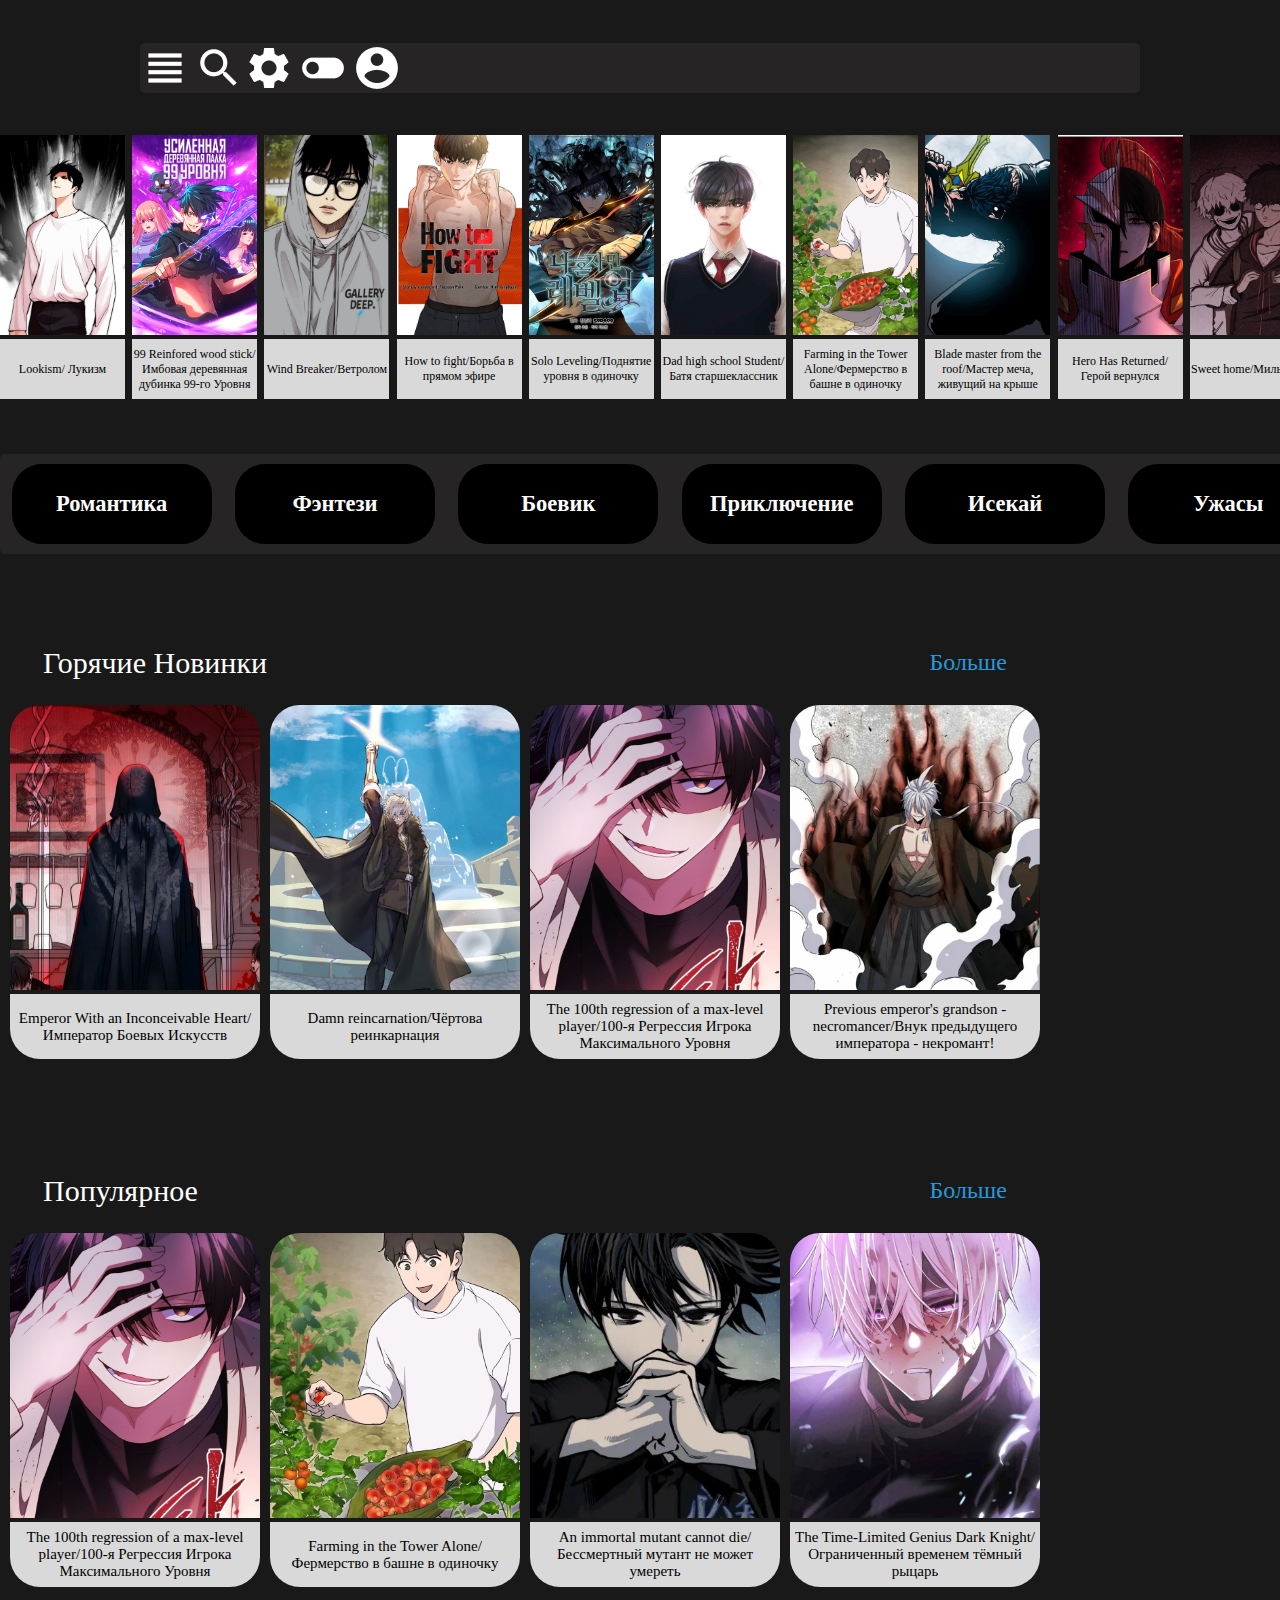
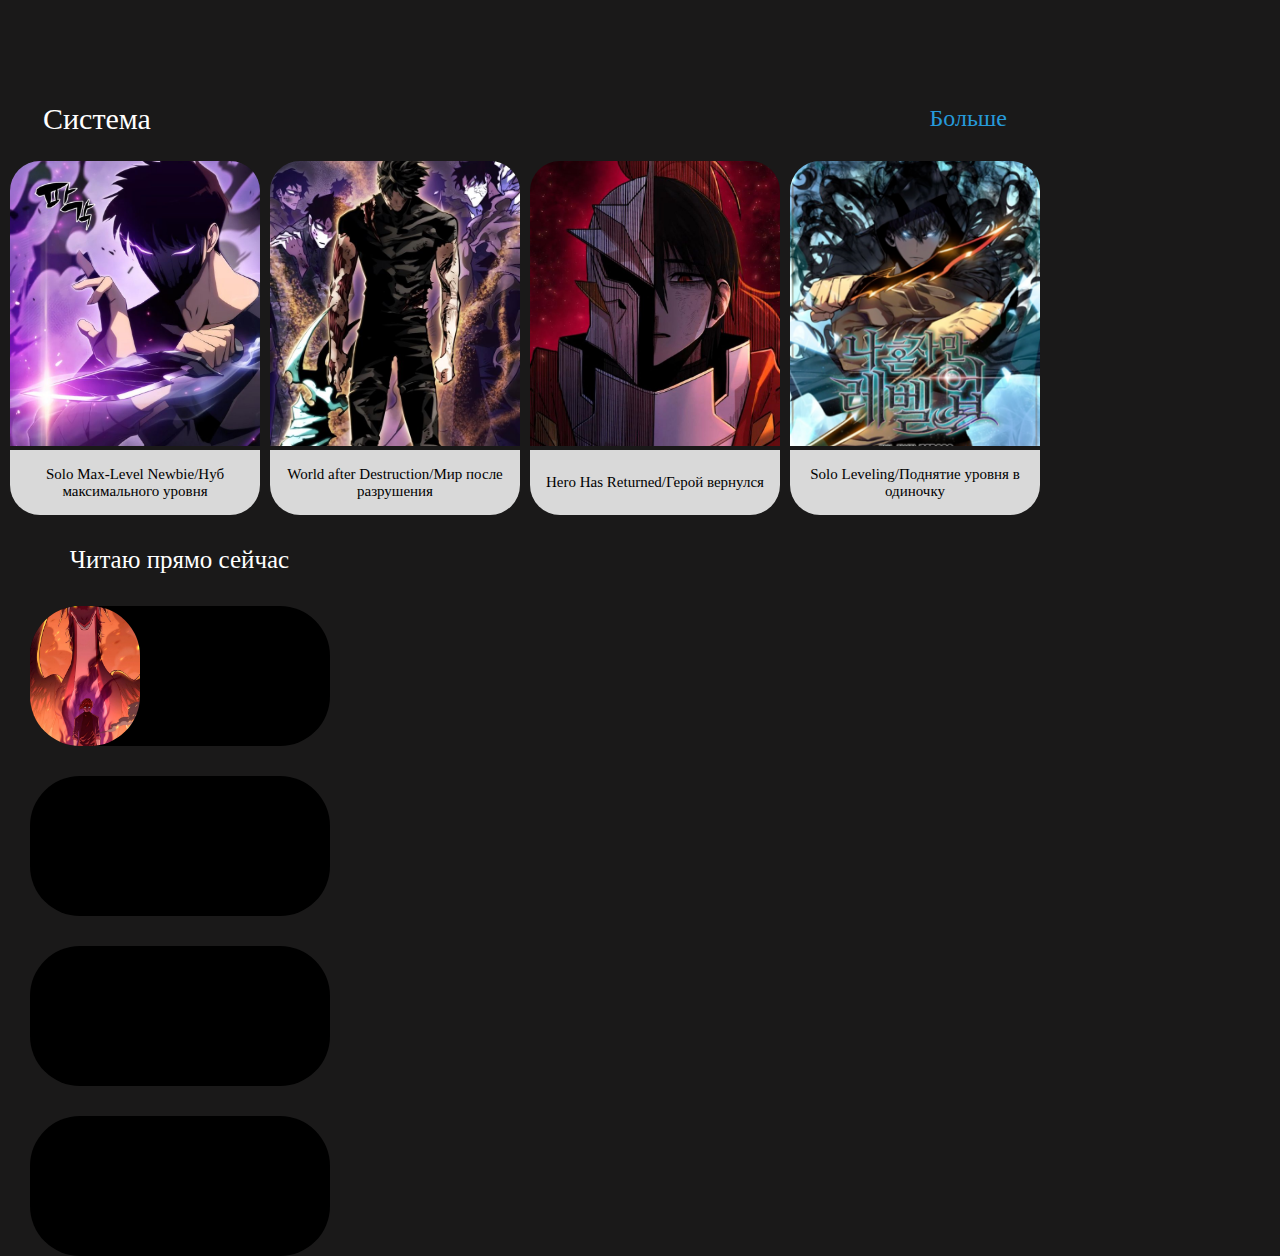
<file: Web/index.html>
<!DOCTYPE html>
<html lang="en">
<head>
    <meta charset="UTF-8">
    <meta name="viewport" content="width=device-width, initial-scale=1.0">
    <title>Document</title>
    <link rel="stylesheet" href="css/style.css">
</head>
<body>
    
    <section class="section_first">
        <header class="header">
            <div class="navbar">
                <div>
                    <img src="img/View headline.png" alt="">
                    <img src="img/Search.png" alt="">
                </div>
                <div></div>
                <div>
                    <img src="img/Settings.png" alt="">
                    <img src="img/Toggle off.png" alt="">
                    <img src="img/Account circle.png" alt="">
                </div>
            </div>
        </header>

        <div class="first_wrapper">
            <div class="wrapper_item">
                <img src="img/d53de6183176ff137e3b90af6ec6b160.jpg" alt="">
                <div class="text">
                    Lookism/ Лукизм
                </div>
            </div>
            <div class="wrapper_item">
                <img src="img/2TlwXvEAMk5V_250x350.jpg" alt="">
                <div class="text">
                    99 Reinfored wood stick/Имбовая деревянная дубинка 99-го Уровня 
                </div>
            </div>
            <div class="wrapper_item">
                <img src="img/vetro.jpg" alt="">
                <div class="text">
                   Wind Breaker/Ветролом
                </div>
            </div>
            <div class="wrapper_item">
                <img src="img/How to Fight Manga [ latest chapters ] - Aqua manga.jpg" alt="">
                <div class="text">
                    How to fight/Борьба в прямом эфире
                </div>
            </div>
            <div class="wrapper_item">
                <img src="img/Solo_Leveling_Webtoon.png" alt="">
                <div class="text">
                    Solo Leveling/Поднятие уровня в одиночку 
                </div>
            </div>
            <div class="wrapper_item">
                <img src="img/Hajun webtoon.jpg" alt="">
                <div class="text">
                    Dad high school Student/Батя старшеклассник 
                </div>
            </div>
            <div class="wrapper_item">
                <img src="img/Solo Farming In The Tower.jpg" alt="">
                <div class="text">
                    Farming in the Tower Alone/Фермерство в башне в одиночку
                </div>
            </div>
            <div class="wrapper_item">
                <img src="img/Prota insano.jpg" alt="">
                <div class="text">
                    Blade master from the roof/Мастер меча, живущий на крыше 
                </div>
            </div>
            <div class="wrapper_item">
                <img src="img/gg.jpg" alt="">
                <div class="text">
                    Hero Has Returned/Герой вернулся
                </div>
            </div>
            <div class="wrapper_item">
                <img src="img/Anyone know source_.jpg" alt="">
                <div class="text">
                    Sweet home/Милый дом 
                </div>
            </div>
            <div class="wrapper_item">
                <img src="img/pz.jpg" alt="">
                <div class="text text1">
                    Guard Pass/Проход зашиты 
                </div>
            </div>
        </div>
        
        <div class=genres>
            <div class="genres_item">
                <h2>Романтика</h2>
            </div>
            <div class="genres_item">
                <h2>Фэнтези</h2>
            </div>
            
            <div class="genres_item">
                <h2>Боевик</h2>
            </div>
            <div class="genres_item">
                <h2>Приключение</h2>
            </div>
            <div class="genres_item">
                <h2>Исекай</h2>
            </div>
            <div class="genres_item">
                <h2>Ужасы</h2>
            </div>
        </div>
    </section>

    <section class="section_second">

        <div class="news">
            <div class="hot">Горячие Новинки</div>
            <div class="more">Больше</div>
        </div>
        <div class="news_wrapper">
            <div class="news_item">
                <img src="img/f277be02-9ee9-427e-a86f-70f83d8c98c3.jpg" alt="">
                <div class="news_text">Emperor With an Inconceivable Heart/Император Боевых Искусств</div>
            </div>
            <div class="news_item">
                <img src="img/Damn reincarnation.jpg" alt="">
                <div class="news_text">Damn reincarnation/Чёртова реинкарнация</div>
            </div>
            <div class="news_item">
                <img src="img/100.jpg" alt="">
                <div class="news_text">The 100th regression of a max-level player/100-я Регрессия Игрока Максимального Уровня</div>
            </div>
            <div class="news_item">
                <img src="img/👿.jpg" alt="">
                <div class="news_text">Previous emperor's grandson - necromancer/Внук предыдущего императора - некромант!</div>
            </div>
        </div>

    </section>

    <section class="section_third">

        <div class="news">
            <div class="hot">Популярное</div>
            <div class="more">Больше</div>
        </div>
        <div class="news_wrapper">
            <div class="news_item">
                <img src="img/100.jpg" alt="">
                <div class="news_text">The 100th regression of a max-level player/100-я Регрессия Игрока Максимального Уровня</div>
            </div>
            <div class="news_item">
                <img src="img/Solo Farming In The Tower.jpg" alt="">
                <div class="news_text">Farming in the Tower Alone/Фермерство в башне в одиночку</div>
            </div>
            <div class="news_item">
                <img src="img/zg.jpg" alt="">
                <div class="news_text">An immortal mutant cannot die/Бессмертный мутант не может умереть</div>
            </div>
            <div class="news_item">
                <img src="img/Terminally-Ill Genius Dark Knight.jpg" alt="">
                <div class="news_text">The Time-Limited Genius Dark Knight/Ограниченный временем тёмный рыцарь</div>
            </div>
        </div>

    </section>

    <section class="section_four">

        <div class="news">
            <div class="hot">Система</div>
            <div class="more">Больше</div>
        </div>
        <div class="news_wrapper">
            <div class="news_item">
                <img src="img/nub.jpg" alt="">
                <div class="news_text">Solo Max-Level Newbie/Нуб максимального уровня</div>
            </div>
            <div class="news_item">
                <img src="img/The World After The Fall.jpg" alt="">
                <div class="news_text">World after Destruction/Мир после разрушения</div>
            </div>
            <div class="news_item">
                <img src="img/gg.jpg    " alt="">
                <div class="news_text">Hero Has Returned/Герой вернулся</div>
            </div>
            <div class="news_item">
                <img src="img/Solo_Leveling_Webtoon.png" alt="">
                <div class="news_text">Solo Leveling/Поднятие уровня в одиночку</div>
            </div>
        </div>

    </section>

    <section id="section_five"> 
        <span class="text_2">Читаю прямо сейчас</span>
        <div class="f1" id="f1">
            <img src="img/artur.jpg" alt="">
        </div>
        <div class="f1" id="f1">
        
        </div>
        <div class="f1" id="f1">
        
        </div>
        <div class="f1" id="f1">
        
        </div>
        </section>

</body>
</html>
</file>
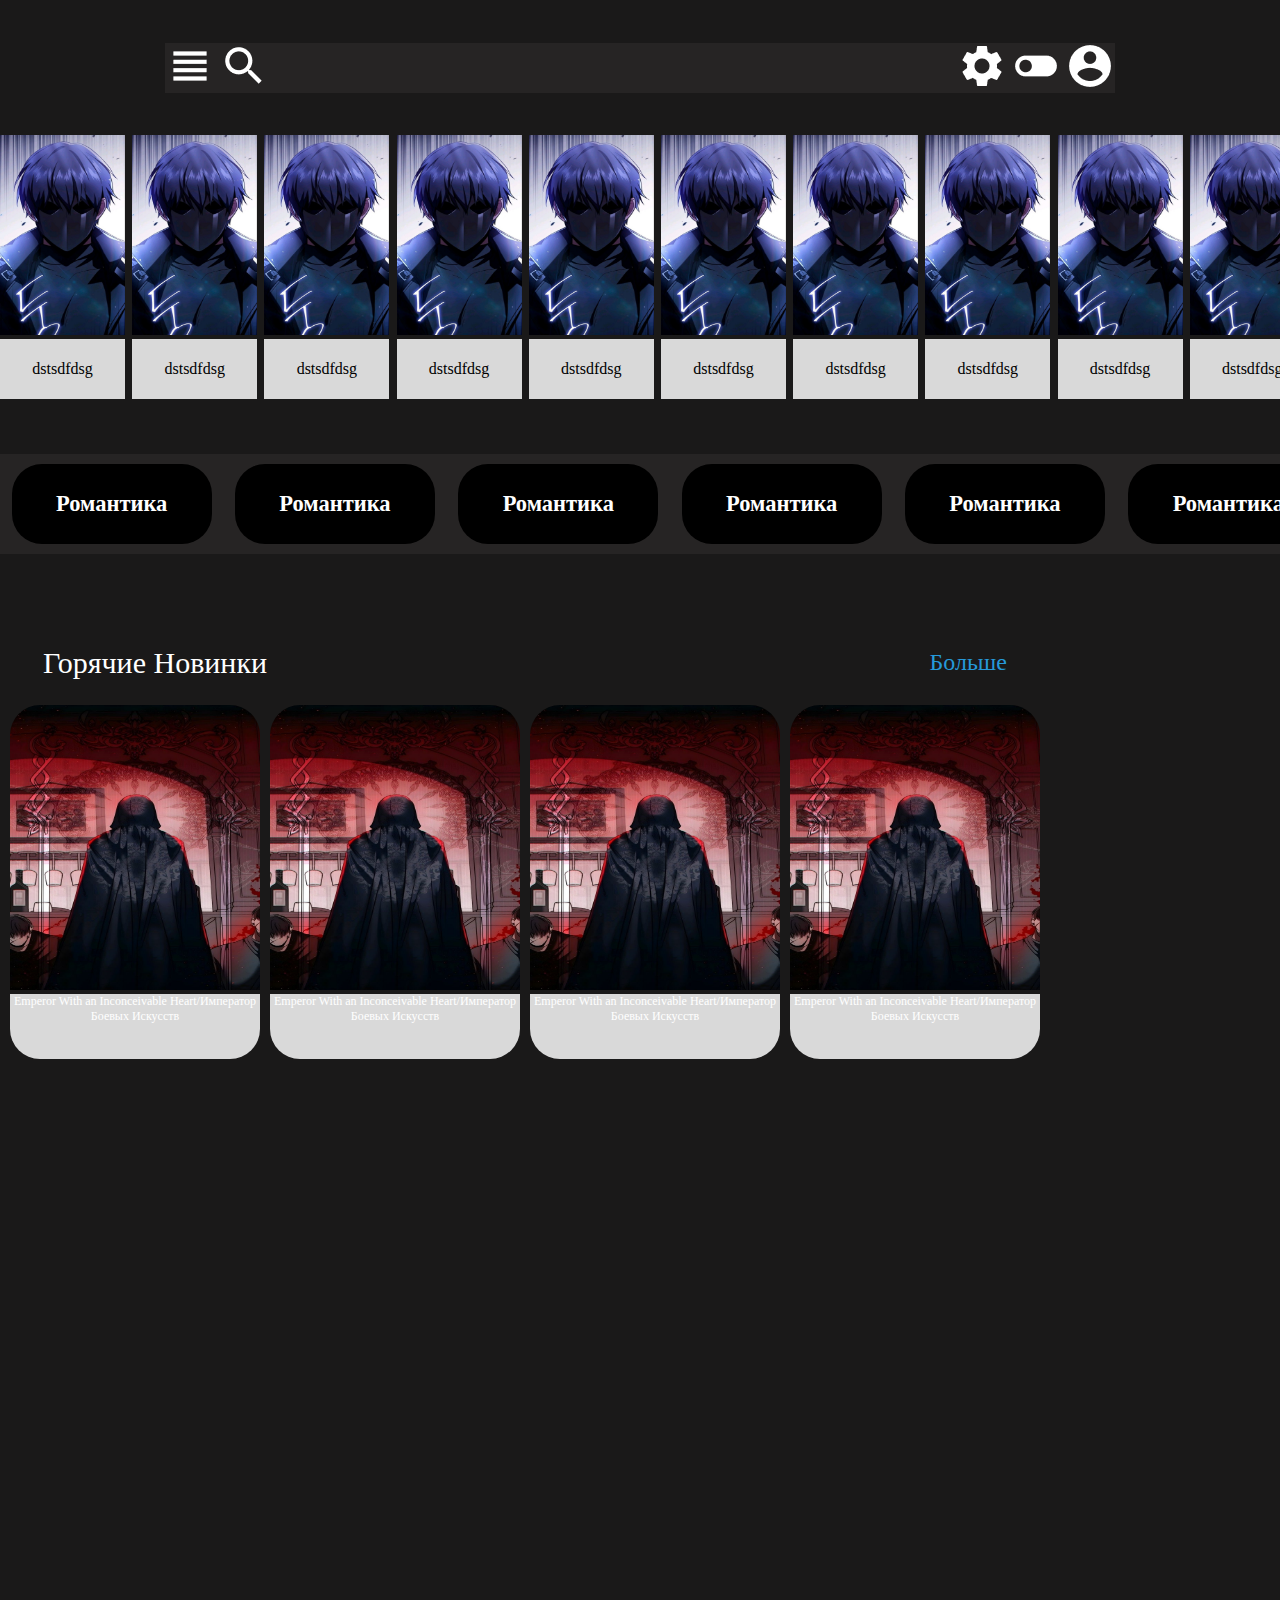
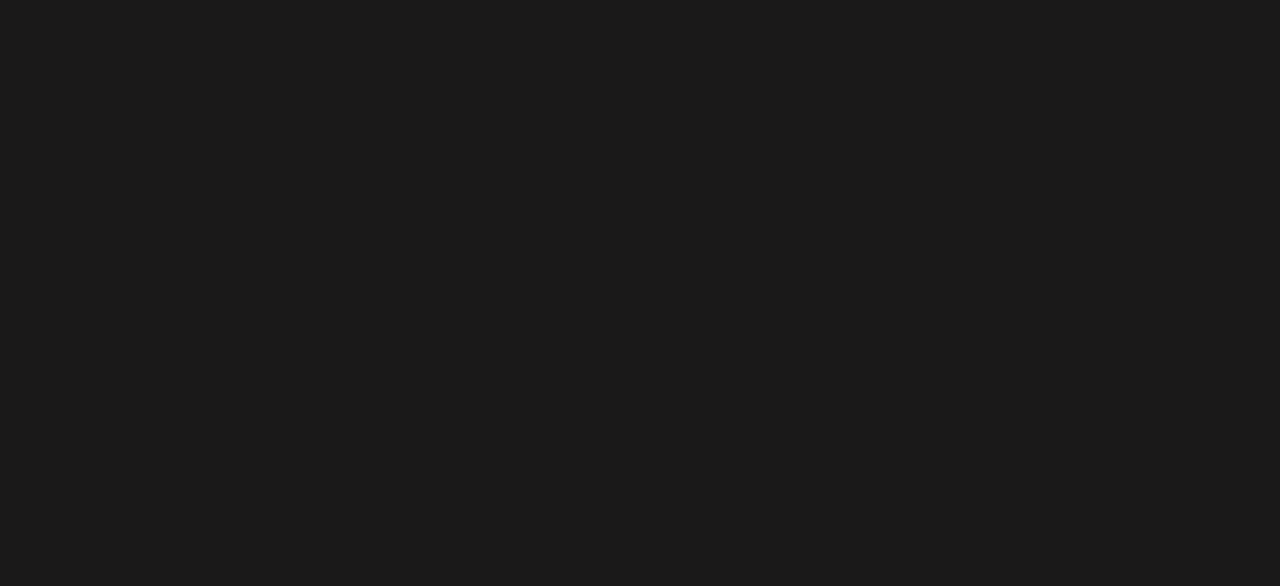
<file: webproject/index.html>
<!DOCTYPE html>
<html lang="en">
<head>
    <meta charset="UTF-8">
    <meta name="viewport" content="width=device-width, initial-scale=1.0">
    <title>Document</title>
    <link rel="stylesheet" href="css/style.css">
</head>
<body>
    
    <section class="section_first">
        <header class="header">
            <div class="navbar">
                <div>
                    <img src="img/View headline.png" alt="">
                    <img src="img/Search.png" alt="">
                </div>
                <div></div>
                <div>
                    <img src="img/Settings.png" alt="">
                    <img src="img/Toggle off.png" alt="">
                    <img src="img/Account circle.png" alt="">
                </div>
            </div>
        </header>
        <div class="first_wrapper">
            <div class="wrapper_item">
                <img src="img/f216d999-d554-4875-b203-b17d9a89a5f8.jpg" alt="">
                <div class="text">
                   dstsdfdsg 
                </div>
            </div>
            <div class="wrapper_item">
                <img src="img/f216d999-d554-4875-b203-b17d9a89a5f8.jpg" alt="">
                <div class="text">
                   dstsdfdsg 
                </div>
            </div>
            <div class="wrapper_item">
                <img src="img/f216d999-d554-4875-b203-b17d9a89a5f8.jpg" alt="">
                <div class="text">
                   dstsdfdsg 
                </div>
            </div>
            <div class="wrapper_item">
                <img src="img/f216d999-d554-4875-b203-b17d9a89a5f8.jpg" alt="">
                <div class="text">
                   dstsdfdsg 
                </div>
            </div>
            <div class="wrapper_item">
                <img src="img/f216d999-d554-4875-b203-b17d9a89a5f8.jpg" alt="">
                <div class="text">
                   dstsdfdsg 
                </div>
            </div>
            <div class="wrapper_item">
                <img src="img/f216d999-d554-4875-b203-b17d9a89a5f8.jpg" alt="">
                <div class="text">
                   dstsdfdsg 
                </div>
            </div>
            <div class="wrapper_item">
                <img src="img/f216d999-d554-4875-b203-b17d9a89a5f8.jpg" alt="">
                <div class="text">
                   dstsdfdsg 
                </div>
            </div>
            <div class="wrapper_item">
                <img src="img/f216d999-d554-4875-b203-b17d9a89a5f8.jpg" alt="">
                <div class="text">
                   dstsdfdsg 
                </div>
            </div>
            <div class="wrapper_item">
                <img src="img/f216d999-d554-4875-b203-b17d9a89a5f8.jpg" alt="">
                <div class="text">
                   dstsdfdsg 
                </div>
            </div>
            <div class="wrapper_item">
                <img src="img/f216d999-d554-4875-b203-b17d9a89a5f8.jpg" alt="">
                <div class="text">
                   dstsdfdsg 
                </div>
            </div>
            <div class="wrapper_item">
                <img src="img/f216d999-d554-4875-b203-b17d9a89a5f8.jpg" alt="">
                <div class="text">
                   dstsdfdsg 
                </div>
            </div>
        </div>
        
        <div class=genres>
            <div class="genres_item">
                <h2>Романтика</h2>
            </div>
            <div class="genres_item">
                <h2>Романтика</h2>
            </div>
            
            <div class="genres_item">
                <h2>Романтика</h2>
            </div>
            <div class="genres_item">
                <h2>Романтика</h2>
            </div>
            <div class="genres_item">
                <h2>Романтика</h2>
            </div>
            <div class="genres_item">
                <h2>Романтика</h2>
            </div>
        </div>
    </section>
    <section class="section_second">

        <div class="news">
            <div class="hot">Горячие Новинки</div>
            <div class="more">Больше</div>
        </div>
        <div class="news_wrapper">
            <div class="news_item">
                <img src="img/f277be02-9ee9-427e-a86f-70f83d8c98c3.jpg" alt="">
                <div class="news_text">Emperor With an Inconceivable Heart/Император Боевых Искусств</div>
            </div>
            <div class="news_item">
                <img src="img/f277be02-9ee9-427e-a86f-70f83d8c98c3.jpg" alt="">
                <div class="news_text">Emperor With an Inconceivable Heart/Император Боевых Искусств</div>
            </div>
            <div class="news_item">
                <img src="img/f277be02-9ee9-427e-a86f-70f83d8c98c3.jpg" alt="">
                <div class="news_text">Emperor With an Inconceivable Heart/Император Боевых Искусств</div>
            </div>
            <div class="news_item">
                <img src="img/f277be02-9ee9-427e-a86f-70f83d8c98c3.jpg" alt="">
                <div class="news_text">Emperor With an Inconceivable Heart/Император Боевых Искусств</div>
            </div>
        </div>

    </section>
</body>
</html>
</file>
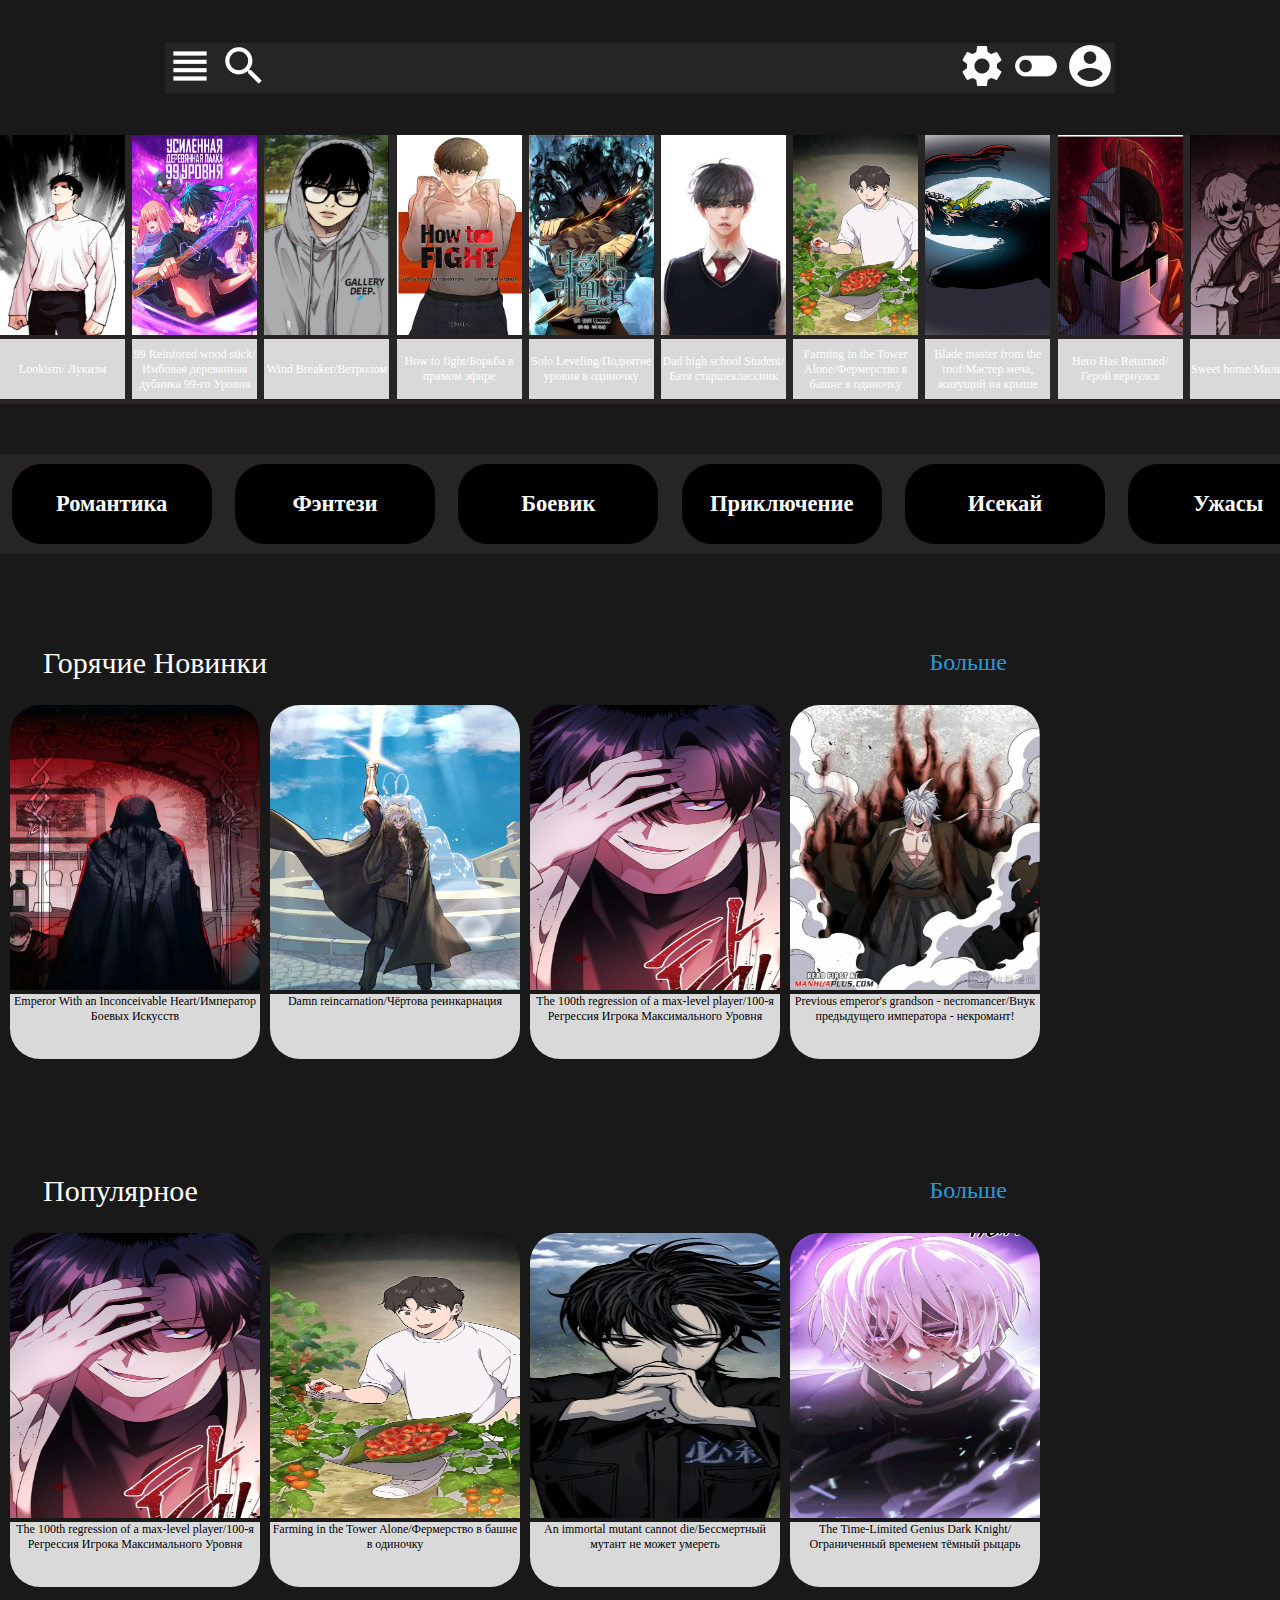
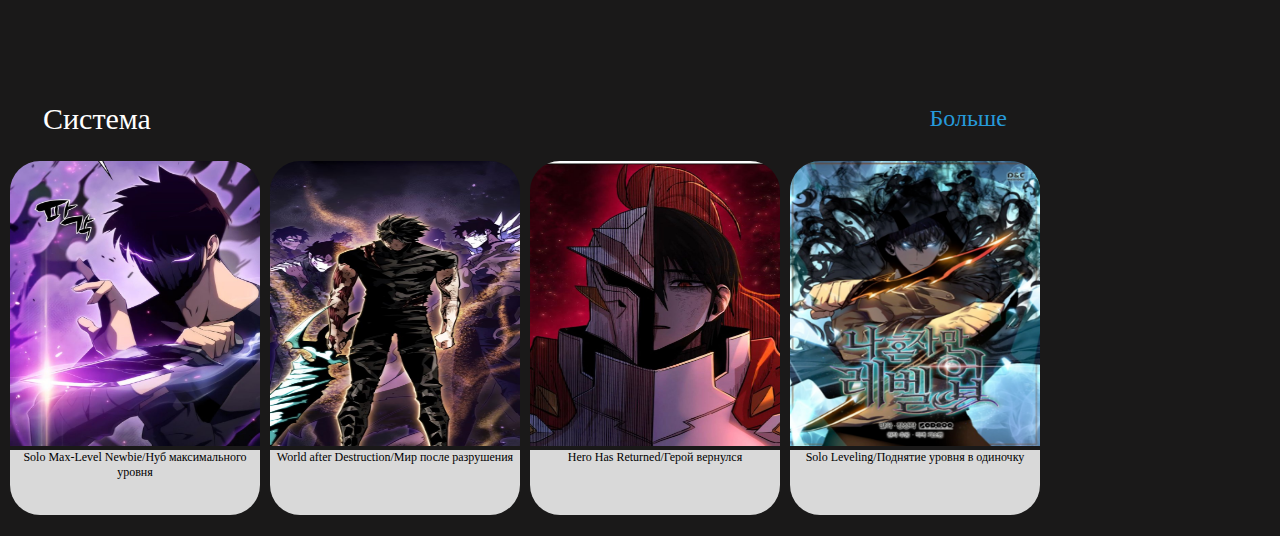
<file: webproject1/index.html>
<!DOCTYPE html>
<html lang="en">
<head>
    <meta charset="UTF-8">
    <meta name="viewport" content="width=device-width, initial-scale=1.0">
    <title>Document</title>
    <link rel="stylesheet" href="css/style.css">
</head>
<body>
    
    <section class="section_first">
        <header class="header">
            <div class="navbar">
                <div>
                    <img src="img/View headline.png" alt="">
                    <img src="img/Search.png" alt="">
                </div>
                <div></div>
                <div>
                    <img src="img/Settings.png" alt="">
                    <img src="img/Toggle off.png" alt="">
                    <img src="img/Account circle.png" alt="">
                </div>
            </div>
        </header>

        <div class="first_wrapper">
            <div class="wrapper_item">
                <img src="img/d53de6183176ff137e3b90af6ec6b160.jpg" alt="">
                <div class="text">
                    Lookism/ Лукизм
                </div>
            </div>
            <div class="wrapper_item">
                <img src="img/2TlwXvEAMk5V_250x350.jpg" alt="">
                <div class="text">
                    99 Reinfored wood stick/Имбовая деревянная дубинка 99-го Уровня 
                </div>
            </div>
            <div class="wrapper_item">
                <img src="img/vetro.jpg" alt="">
                <div class="text">
                   Wind Breaker/Ветролом
                </div>
            </div>
            <div class="wrapper_item">
                <img src="img/How to Fight Manga [ latest chapters ] - Aqua manga.jpg" alt="">
                <div class="text">
                    How to fight/Борьба в прямом эфире
                </div>
            </div>
            <div class="wrapper_item">
                <img src="img/Solo_Leveling_Webtoon.png" alt="">
                <div class="text">
                    Solo Leveling/Поднятие уровня в одиночку 
                </div>
            </div>
            <div class="wrapper_item">
                <img src="img/Hajun webtoon.jpg" alt="">
                <div class="text">
                    Dad high school Student/Батя старшеклассник 
                </div>
            </div>
            <div class="wrapper_item">
                <img src="img/Solo Farming In The Tower.jpg" alt="">
                <div class="text">
                    Farming in the Tower Alone/Фермерство в башне в одиночку
                </div>
            </div>
            <div class="wrapper_item">
                <img src="img/Prota insano.jpg" alt="">
                <div class="text">
                    Blade master from the roof/Мастер меча, живущий на крыше 
                </div>
            </div>
            <div class="wrapper_item">
                <img src="img/gg.jpg" alt="">
                <div class="text">
                    Hero Has Returned/Герой вернулся
                </div>
            </div>
            <div class="wrapper_item">
                <img src="img/Anyone know source_.jpg" alt="">
                <div class="text">
                    Sweet home/Милый дом 
                </div>
            </div>
            <div class="wrapper_item">
                <img src="img/pz.jpg" alt="">
                <div class="text text1">
                    Guard Pass/Проход зашиты 
                </div>
            </div>
        </div>
        
        <div class=genres>
            <div class="genres_item">
                <h2>Романтика</h2>
            </div>
            <div class="genres_item">
                <h2>Фэнтези</h2>
            </div>
            
            <div class="genres_item">
                <h2>Боевик</h2>
            </div>
            <div class="genres_item">
                <h2>Приключение</h2>
            </div>
            <div class="genres_item">
                <h2>Исекай</h2>
            </div>
            <div class="genres_item">
                <h2>Ужасы</h2>
            </div>
        </div>
    </section>

    <section class="section_second">

        <div class="news">
            <div class="hot">Горячие Новинки</div>
            <div class="more">Больше</div>
        </div>
        <div class="news_wrapper">
            <div class="news_item">
                <img src="img/f277be02-9ee9-427e-a86f-70f83d8c98c3.jpg" alt="">
                <div class="news_text">Emperor With an Inconceivable Heart/Император Боевых Искусств</div>
            </div>
            <div class="news_item">
                <img src="img/Damn reincarnation.jpg" alt="">
                <div class="news_text">Damn reincarnation/Чёртова реинкарнация</div>
            </div>
            <div class="news_item">
                <img src="img/100.jpg" alt="">
                <div class="news_text">The 100th regression of a max-level player/100-я Регрессия Игрока Максимального Уровня</div>
            </div>
            <div class="news_item">
                <img src="img/👿.jpg" alt="">
                <div class="news_text">Previous emperor's grandson - necromancer/Внук предыдущего императора - некромант!</div>
            </div>
        </div>

    </section>

    <section class="section_third">

        <div class="news">
            <div class="hot">Популярное</div>
            <div class="more">Больше</div>
        </div>
        <div class="news_wrapper">
            <div class="news_item">
                <img src="img/100.jpg" alt="">
                <div class="news_text">The 100th regression of a max-level player/100-я Регрессия Игрока Максимального Уровня</div>
            </div>
            <div class="news_item">
                <img src="img/Solo Farming In The Tower.jpg" alt="">
                <div class="news_text">Farming in the Tower Alone/Фермерство в башне в одиночку</div>
            </div>
            <div class="news_item">
                <img src="img/zg.jpg" alt="">
                <div class="news_text">An immortal mutant cannot die/Бессмертный мутант не может умереть</div>
            </div>
            <div class="news_item">
                <img src="img/Terminally-Ill Genius Dark Knight.jpg" alt="">
                <div class="news_text">The Time-Limited Genius Dark Knight/Ограниченный временем тёмный рыцарь</div>
            </div>
        </div>

    </section>

    <section class="section_four">

        <div class="news">
            <div class="hot">Система</div>
            <div class="more">Больше</div>
        </div>
        <div class="news_wrapper">
            <div class="news_item">
                <img src="img/nub.jpg" alt="">
                <div class="news_text">Solo Max-Level Newbie/Нуб максимального уровня</div>
            </div>
            <div class="news_item">
                <img src="img/The World After The Fall.jpg" alt="">
                <div class="news_text">World after Destruction/Мир после разрушения</div>
            </div>
            <div class="news_item">
                <img src="img/gg.jpg    " alt="">
                <div class="news_text">Hero Has Returned/Герой вернулся</div>
            </div>
            <div class="news_item">
                <img src="img/Solo_Leveling_Webtoon.png" alt="">
                <div class="news_text">Solo Leveling/Поднятие уровня в одиночку</div>
            </div>
        </div>

    </section>

</body>
</html>
</file>
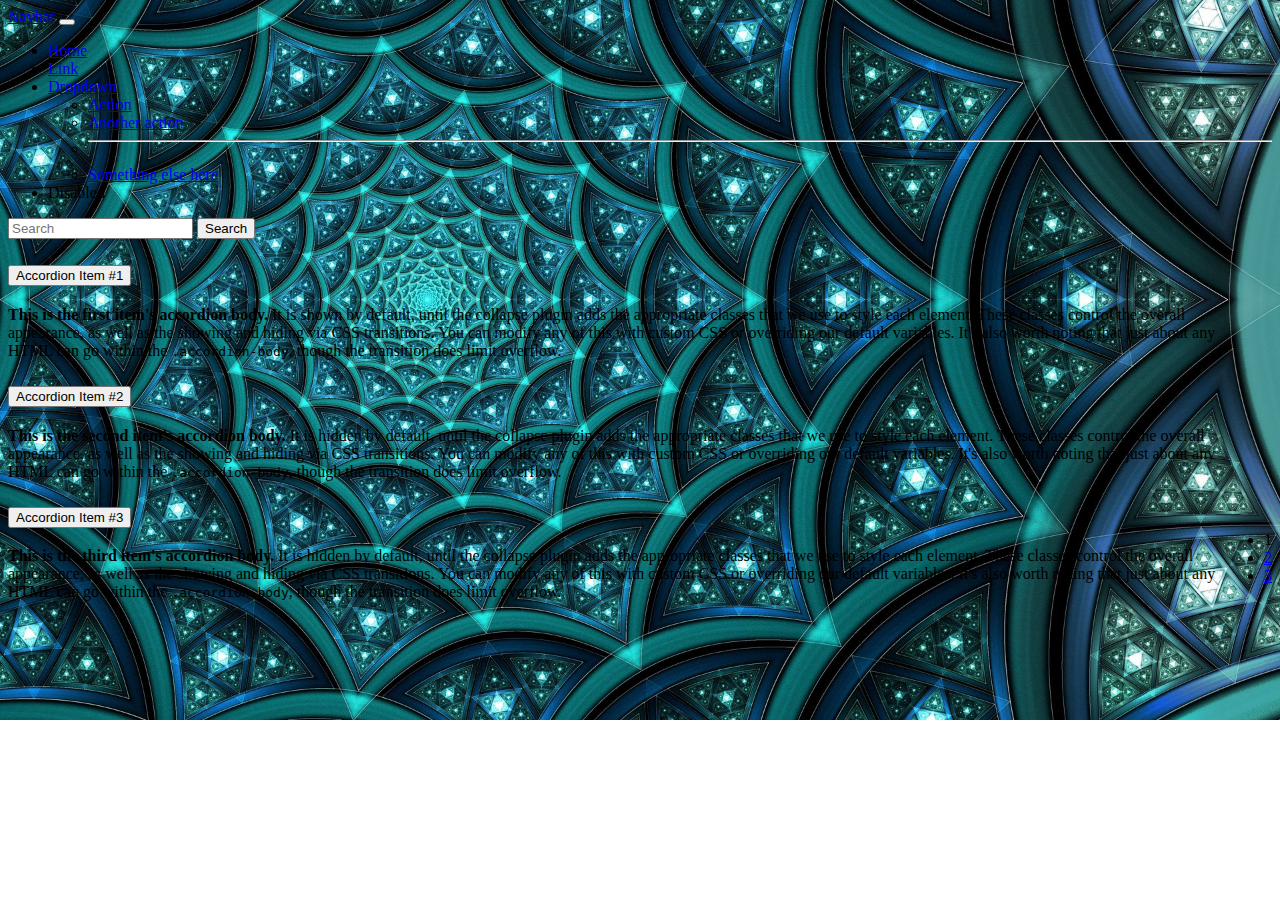
<file: Новая папка/index.html>
<!doctype html>
<html lang="en">
  <head>
    <meta charset="utf-8">
    <meta name="viewport" content="width=device-width, initial-scale=1">
    <title>Bootstrap demo</title>
    <link href="https://cdn.jsdelivr.net/npm/bootstrap@5.3.2/dist/css/bootstrap.min.css" rel="stylesheet" integrity="sha384-T3c6CoIi6uLrA9TneNEoa7RxnatzjcDSCmG1MXxSR1GAsXEV/Dwwykc2MPK8M2HN" crossorigin="anonymous">
    <link rel="stylesheet" href="style.css">
  </head>
  <body>
    <header><nav class="navbar navbar-expand-lg bg-light">
      <div class="container-fluid">
        <a class="navbar-brand" href="#">Navbar</a>
        <button class="navbar-toggler" type="button" data-bs-toggle="collapse" data-bs-target="#navbarSupportedContent" aria-controls="navbarSupportedContent" aria-expanded="false" aria-label="Toggle navigation">
          <span class="navbar-toggler-icon"></span>
        </button>
        <div class="collapse navbar-collapse" id="navbarSupportedContent">
          <ul class="navbar-nav me-auto mb-2 mb-lg-0">
            <li class="nav-item">
              <a class="nav-link active" aria-current="page" href="#">Home</a>
            </li>
            <li class="nav-item">
              <a class="nav-link" href="#">Link</a>
            </li>
            <li class="nav-item dropdown">
              <a class="nav-link dropdown-toggle" href="#" role="button" data-bs-toggle="dropdown" aria-expanded="false">
                Dropdown
              </a>
              <ul class="dropdown-menu">
                <li><a class="dropdown-item" href="#">Action</a></li>
                <li><a class="dropdown-item" href="#">Another action</a></li>
                <li><hr class="dropdown-divider"></li>
                <li><a class="dropdown-item" href="#">Something else here</a></li>
              </ul>
            </li>
            <li class="nav-item">
              <a class="nav-link disabled">Disabled</a>
            </li>
          </ul>
          <form class="d-flex" role="search">
            <input class="form-control me-2" type="search" placeholder="Search" aria-label="Search">
            <button class="btn btn-outline-success" type="submit">Search</button>
          </form>
        </div>
      </div>
    </nav></header>
<div class="ser">
    <div class="accordion" id="accordionExample">
      <div class="accordion-item">
        <h2 class="accordion-header" id="headingOne">
          <button class="accordion-button" type="button" data-bs-toggle="collapse" data-bs-target="#collapseOne" aria-expanded="true" aria-controls="collapseOne">
            Accordion Item #1
          </button>
        </h2>
        <div id="collapseOne" class="accordion-collapse collapse show" aria-labelledby="headingOne" data-bs-parent="#accordionExample">
          <div class="accordion-body">
            <strong>This is the first item's accordion body.</strong> It is shown by default, until the collapse plugin adds the appropriate classes that we use to style each element. These classes control the overall appearance, as well as the showing and hiding via CSS transitions. You can modify any of this with custom CSS or overriding our default variables. It's also worth noting that just about any HTML can go within the <code>.accordion-body</code>, though the transition does limit overflow.
          </div>
        </div>
      </div>
      <div class="accordion-item">
        <h2 class="accordion-header" id="headingTwo">
          <button class="accordion-button collapsed" type="button" data-bs-toggle="collapse" data-bs-target="#collapseTwo" aria-expanded="false" aria-controls="collapseTwo">
            Accordion Item #2
          </button>
        </h2>
        <div id="collapseTwo" class="accordion-collapse collapse" aria-labelledby="headingTwo" data-bs-parent="#accordionExample">
          <div class="accordion-body">
            <strong>This is the second item's accordion body.</strong> It is hidden by default, until the collapse plugin adds the appropriate classes that we use to style each element. These classes control the overall appearance, as well as the showing and hiding via CSS transitions. You can modify any of this with custom CSS or overriding our default variables. It's also worth noting that just about any HTML can go within the <code>.accordion-body</code>, though the transition does limit overflow.
          </div>
        </div>
      </div>
      <div class="accordion-item">
        <h2 class="accordion-header" id="headingThree">
          <button class="accordion-button collapsed" type="button" data-bs-toggle="collapse" data-bs-target="#collapseThree" aria-expanded="false" aria-controls="collapseThree">
            Accordion Item #3
          </button>
        </h2>
        <div id="collapseThree" class="accordion-collapse collapse" aria-labelledby="headingThree" data-bs-parent="#accordionExample">
          <div class="accordion-body">
            <strong>This is the third item's accordion body.</strong> It is hidden by default, until the collapse plugin adds the appropriate classes that we use to style each element. These classes control the overall appearance, as well as the showing and hiding via CSS transitions. You can modify any of this with custom CSS or overriding our default variables. It's also worth noting that just about any HTML can go within the <code>.accordion-body</code>, though the transition does limit overflow.
          </div>
        </div>
      </div>
    </div>
    <nav aria-label="...">
      <ul class="pagination pagination-sm">
        <li class="page-item active" aria-current="page">
          <span class="page-link">1</span>
        </li>
        <li class="page-item"><a class="page-link" href="#">2</a></li>
        <li class="page-item"><a class="page-link" href="#">3</a></li>
      </ul>
    </nav>
</div>
    </body>
</html>
</file>
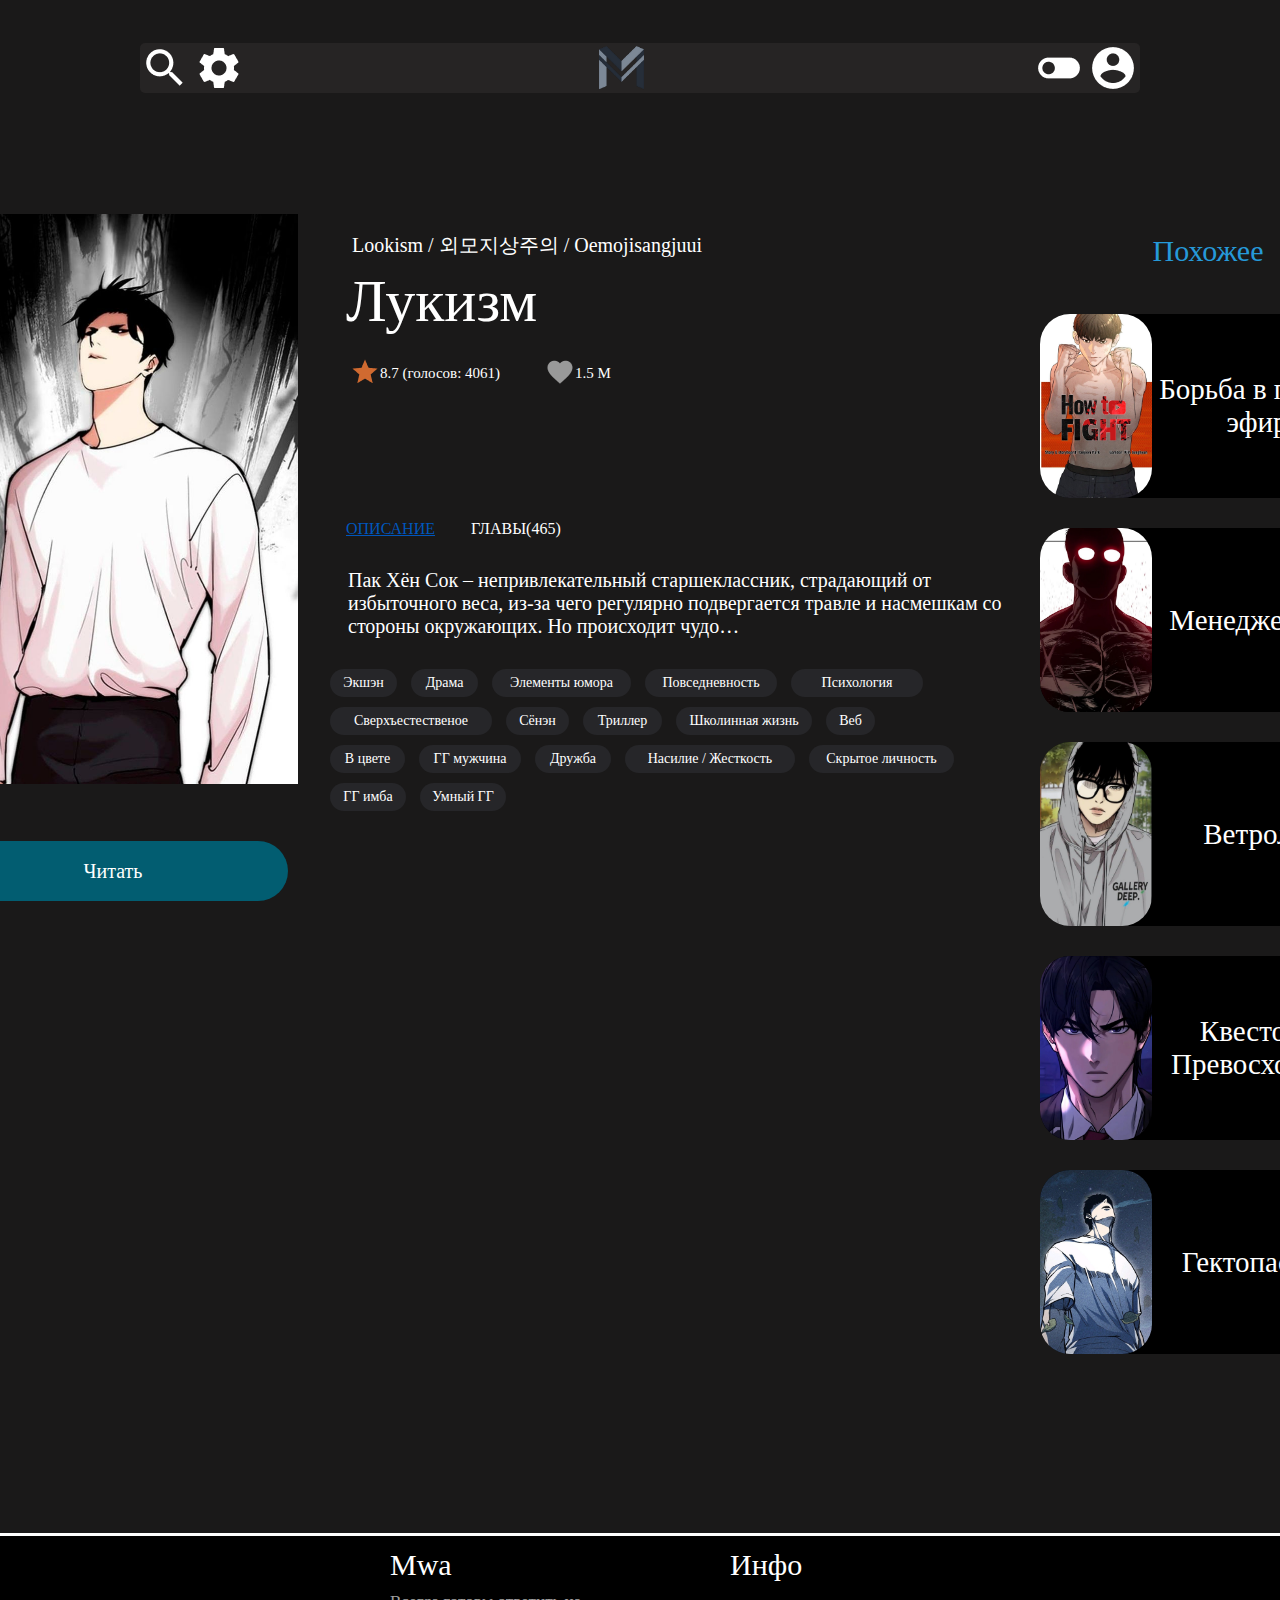
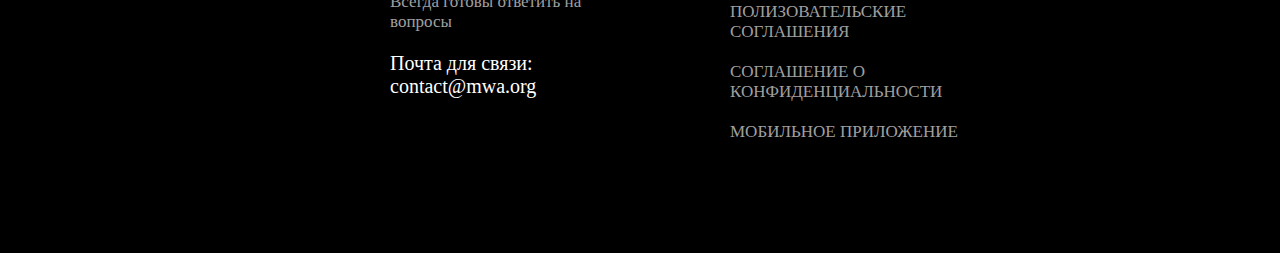
<file: Web/lookism.html>
<!DOCTYPE html>
<html lang="en">
<head>
    <meta charset="UTF-8">
    <meta name="viewport" content="width=device-width, initial-scale=1.0">
    <title>Лукизм</title>
    <link rel="website icon" href="img/logo.png">
    <link rel="stylesheet" href="css/lokism.css">
</head>

<body>
    <div class="block">
        <section class="section_first">
            <header class="header">
                
                <div class="navbar">
                    <div id="left">
                        <img src="img/Search.png" alt="">
                        <img src="img/Settings.png" alt="">
                    </div>
                    <a href="lookism.html"><img id="logo" src="img/logo.png" alt=""></a>
                    <div id="right">
                        <img src="img/Toggle off.png" alt="">
                        <a href="password.html"><img src="img/Account circle.png" alt="">
                        </a>
                    </div>              
                </div>
            </header>   

    <div class="block_full">   
        <div class="bloc_one">
            <a href="" class="deroc">
            <div class="image">
                <img src="img/d53de6183176ff137e3b90af6ec6b160.jpg" alt="">
            </div>
            </a>
            <div class="dim_center">
                <a href="" class="deroc">
                <a href="https://remanga.org/manga/lookism/32885?page=1">
                <div class="open decor">
                Читать
                </div>
                </a>
                </a>
            </div>
        </div>
        <div class="bloc_second">
            <div class="sub_bloc_second_one">
                <div class="denu_lung">
                    Lookism / 외모지상주의 / Oemojisangjuui
                </div>
                <div class="denu">
                    Лукизм
                </div>
            <div class="notate">
                <div class="star">
                    <img src="img/Star.png" alt="">
                    <span class="not_1">8.7 (голосов: 4061)</span>
                </div>
                <div class="heart">
                    <img src="img/Heart.png" alt="">
                    <span class="not_2">1.5 M</span>
                </div>
            </div>
            </div>
            <div class="sub_bloc_second_two">
                <div class="notate">
                <span class="opis">ОПИСАНИЕ</span>
                <a href="" class="glav">
                <span>ГЛАВЫ(465)</span>
                </a>
                </div>
                <div class="description">
                    Пак Хён Сок – непривлекательный старшеклассник, страдающий от избыточного веса, из-за чего регулярно подвергается травле и насмешкам со стороны окружающих. Но происходит чудо…
                </div>
                <div class="janr">
                    <div class="bloc_min_one">
                    <div class="janr_object object_1 decor">Экшэн</div>
                    <div class="janr_object object_2 decor">Драма</div>
                    <div class="janr_object object_3 decor">Элементы юмора</div>
                    <div class="janr_object object_4 decor">Повседневность</div>
                    <div class="janr_object object_5 decor">Психология</div>
                    </div>
                    <div class="bloc_min_one heigh">
                    <div class="janr_object object_6 decor">Сверхъестественое</div>
                    <div class="janr_object object_7 decor">Сёнэн</div>
                    <div class="janr_object object_8 decor">Триллер</div>
                    <div class="janr_object object_9 decor">Школинная жизнь</div>
                    <div class="janr_object object_10 decor">Веб</div>
                    </div>
                    <div class="bloc_min_one heigh">
                    <div class="janr_object object_11 decor">В цвете</div>
                    <div class="janr_object object_12 decor">ГГ мужчина</div>
                    <div class="janr_object object_13 decor">Дружба</div>
                    <div class="janr_object object_14 decor">Насилие / Жесткость</div>
                    <div class="janr_object object_15 decor">Скрытое личность</div>
                    </div>
                    <div class="bloc_min_one heigh">
                    <div class="janr_object object_16 decor">ГГ имба</div>
                    <div class="janr_object object_17 decor">Умный ГГ </div>                  </div>
                </div>
            </div>
        </div>
        <div class="bloc_three">
            <span class="unic">Похожее</span>
            <a href="" id="deroc">
            <div class="bloc_asem heigh_1">
                <img src="img/How to Fight Manga [ latest chapters ] - Aqua manga.jpg" alt="">
                <span class="bloc_asem_text decor_1">Борьба в прямом эфире</span>
            </div>
            </a>
            <a href="" id="deroc">
            <div class="bloc_asem">
                <img src="img/Менеджер Ким Manager Kim.jpg" alt="">
                <span class="bloc_asem_text decor_1">Менеджер Ким</span>
            </div>
            </a>
            <a href="" id="deroc">
            <div class="bloc_asem">
                <img src="img/vetro.jpg" alt="">
                <span class="bloc_asem_text decor_1">Ветролом</span>
            </div>
            </a>
            <a href="" id="deroc">
            <div class="bloc_asem">
                <img src="img/Kim Soohyun __ Quest Supremacy - Chapter 102.jpg" alt="">
                <span class="bloc_asem_text decor_1">Квестовое Превосходство</span>
            </div>
            </a>
            <a href="" id="deroc">
            <div class="bloc_asem">
                <img src="img/Park Hanjun.jpg" alt="">
                <span class="bloc_asem_text decor_1">Гектопаскаль</span>
            </div>
            </a>
        </div>
    </div>
  </div>

    <Section id="jos">
    <div class="jos">
        <div class="answer">
        <p id="h1">Mwa</p>
        <p id="h2">Всегда готовы ответить на вопросы</p>
        <p id="h3">Почта для связи:<br>
            contact@mwa.org</p>
        </div>
        <div class="answer1">
            <p id="h1">Инфо</p>
            <p id="h4">ПОЛИЗОВАТЕЛЬСКИЕ <br> СОГЛАШЕНИЯ</p>
            <p id="h4">СОГЛАШЕНИЕ О <br> КОНФИДЕНЦИАЛЬНОСТИ</p>
            <p id="h4">МОБИЛЬНОЕ ПРИЛОЖЕНИЕ</p>
            </div>
    </div>
    </Section>
</body>
</html>
</file>
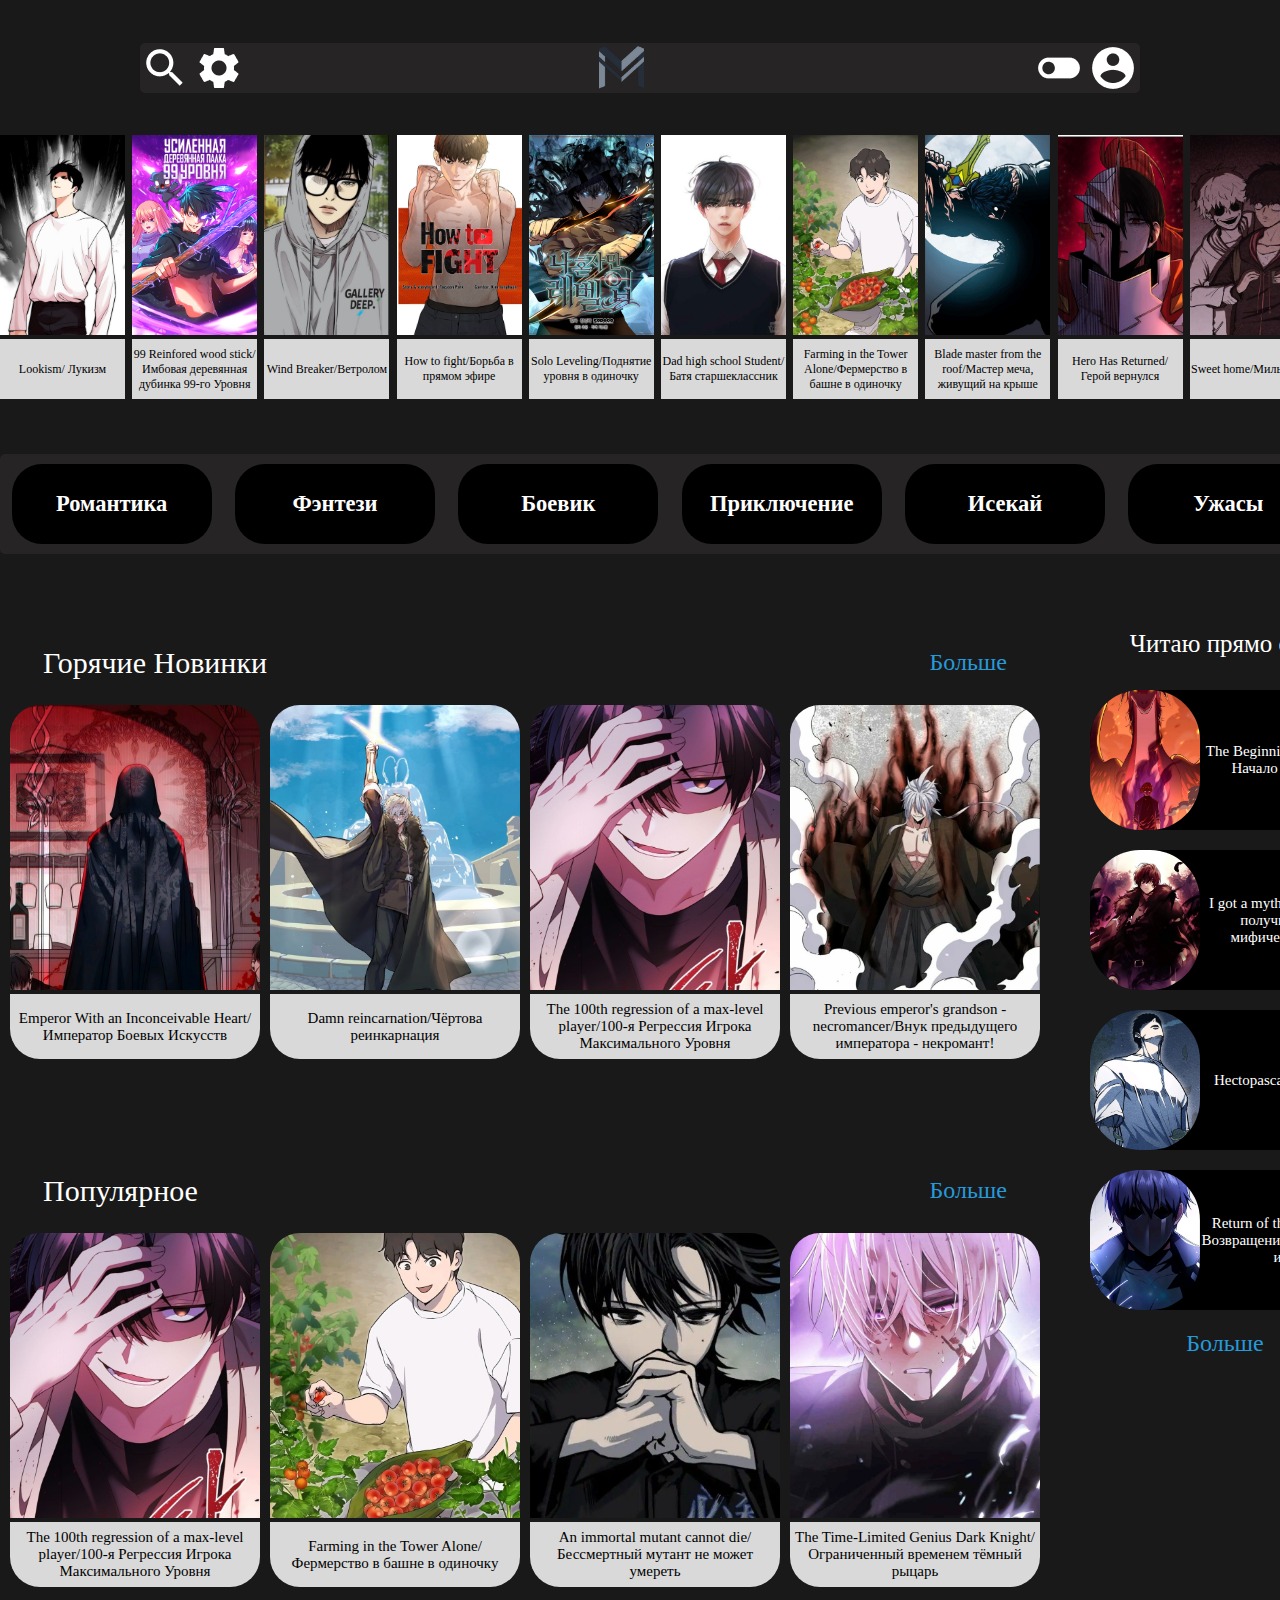
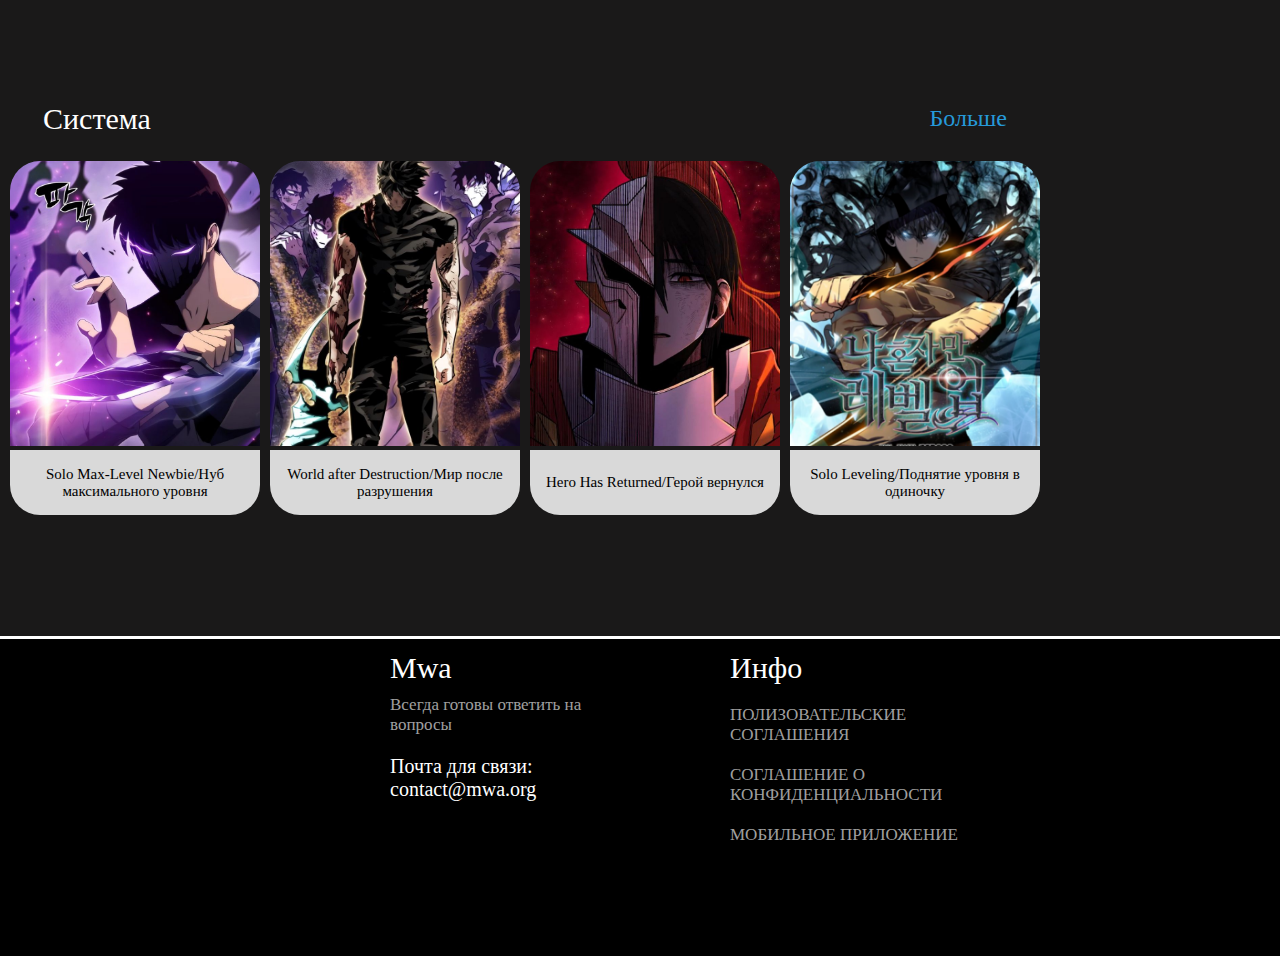
<file: Web/mwa.html>
<!DOCTYPE html>
<html lang="en">
<head>
    <meta charset="UTF-8">
    <meta name="viewport" content="width=device-width, initial-scale=1.0">
    <title>MWA</title>
    <link rel="website icon" href="img/logo.png">
    <link rel="stylesheet" href="css/style.css">
</head>
<body>
    
    <section class="section_first">
        <header class="header">
            
            <div class="navbar">
                <div id="left">
                    <img src="img/Search.png" alt="">
                    <img src="img/Settings.png" alt="">
                </div>
                <a href="mwa.html"><img id="logo" src="img/logo.png" alt=""></a>
                <div id="right">
                    <img src="img/Toggle off.png" alt="">
                    <a href="password.html"><img src="img/Account circle.png" alt="">
                    </a>
                </div>              
            </div>
        </header>

        <div class="first_wrapper">
            <div class="wrapper_item">
                <a href="lookism.html"><img src="img/d53de6183176ff137e3b90af6ec6b160.jpg" alt=""></a>
                    <a href="lookism.html" class="text text_decor"> Lookism/ Лукизм </a>
            </div>
            <div class="wrapper_item">
                <a href=""><img src="img/2TlwXvEAMk5V_250x350.jpg" alt=""></a>
                <a href="" class="text text_decor">
                    99 Reinfored wood stick/Имбовая деревянная дубинка 99-го Уровня 
                </a>
            </div>
            <div class="wrapper_item">
                <a href=""> <img src="img/vetro.jpg" alt=""></a>
                <a href=""  class="text text_decor">
                   Wind Breaker/Ветролом
                </a>
            </div>
            <div class="wrapper_item">
                <a href=""><img src="img/How to Fight Manga [ latest chapters ] - Aqua manga.jpg" alt=""></a>
                <a class="text" class="text text_decor">
                    How to fight/Борьба в прямом эфире
                </a>
            </div>
            <div class="wrapper_item">
                <a href=""><img src="img/Solo_Leveling_Webtoon.png" alt=""></a>
                <a href=""  class="text text_decor">
                    Solo Leveling/Поднятие уровня в одиночку 
                </a>
            </div>
            <div class="wrapper_item">
                <a href=""><img src="img/Hajun webtoon.jpg" alt=""></a>
                <a href="" class="text text_decor">
                    Dad high school Student/Батя старшеклассник 
                </a>
            </div>
            <div class="wrapper_item">
                <a href=""><img src="img/Solo Farming In The Tower.jpg" alt=""></a>
                <a href=""  class="text text_decor">
                    Farming in the Tower Alone/Фермерство в башне в одиночку
                </a>
            </div>
            <div class="wrapper_item">
                <a href=""><img src="img/Prota insano.jpg" alt=""></a>
                <a href=""  class="text text_decor">
                    Blade master from the roof/Мастер меча, живущий на крыше 
                </a>
            </div>
            <div class="wrapper_item">
                <a href=""> <img src="img/gg.jpg" alt=""></a>
                <a href=""  class="text text_decor">
                    Hero Has Returned/Герой вернулся
                </a>
            </div>
            <div class="wrapper_item">
                <a href=""><img src="img/Anyone know source_.jpg" alt=""></a>
                <a href=""  class="text text_decor">
                    Sweet home/Милый дом 
                </a>
            </div>
            <div class="wrapper_item">
                <a href=""><img src="img/pz.jpg" alt=""></a>
                <a href="" class="text text_decor">
                    Guard Pass/Проход зашиты 
                </a>
            </div>
        </div>
        
        <div class=genres>
            <a href="" class="genres_item decor">
                <h2>Романтика</h2>
            </a>
            <a href="" class="genres_item decor">
                <h2>Фэнтези</h2>
            </a>
            
            <a href="" class="genres_item decor">
                <h2>Боевик</h2>
            </a>
            <a href="" class="genres_item decor">
                <h2>Приключение</h2>
            </a>
            <a href="" class="genres_item decor">
                <h2>Исекай</h2>
            </a>
            <a href="" class="genres_item decor">
                <h2>Ужасы</h2>
            </a>
        </div>
    </section>
<div id="block_full"> 
    <div id="block_first">
    <section class="section_second">

        <div class="news">
            <div class="hot">Горячие Новинки</div>
            <div class="more">Больше</div>
        </div>
        <div class="news_wrapper">
            <div class="news_item">
                <img src="img/f277be02-9ee9-427e-a86f-70f83d8c98c3.jpg" alt="">
                <div class="news_text">Emperor With an Inconceivable Heart/Император Боевых Искусств</div>
            </div>
            <div class="news_item">
                <img src="img/Damn reincarnation.jpg" alt="">
                <div class="news_text">Damn reincarnation/Чёртова реинкарнация</div>
            </div>
            <div class="news_item">
                <img src="img/100.jpg" alt="">
                <div class="news_text">The 100th regression of a max-level player/100-я Регрессия Игрока Максимального Уровня</div>
            </div>
            <div class="news_item">
                <img src="img/👿.jpg" alt="">
                <div class="news_text">Previous emperor's grandson - necromancer/Внук предыдущего императора - некромант!</div>
            </div>
        </div>

    </section>

    <section class="section_third">

        <div class="news">
            <div class="hot">Популярное</div>
            <div class="more">Больше</div>
        </div>
        <div class="news_wrapper">
            <div class="news_item">
                <img src="img/100.jpg" alt="">
                <div class="news_text">The 100th regression of a max-level player/100-я Регрессия Игрока Максимального Уровня</div>
            </div>
            <div class="news_item">
                <img src="img/Solo Farming In The Tower.jpg" alt="">
                <div class="news_text">Farming in the Tower Alone/Фермерство в башне в одиночку</div>
            </div>
            <div class="news_item">
                <img src="img/zg.jpg" alt="">
                <div class="news_text">An immortal mutant cannot die/Бессмертный мутант не может умереть</div>
            </div>
            <div class="news_item">
                <img src="img/Terminally-Ill Genius Dark Knight.jpg" alt="">
                <div class="news_text">The Time-Limited Genius Dark Knight/Ограниченный временем тёмный рыцарь</div>
            </div>
        </div>

    </section>

    <section class="section_four">

        <div class="news">
            <div class="hot">Система</div>
            <div class="more">Больше</div>
        </div>
        <div class="news_wrapper">
            <div class="news_item">
                <img src="img/nub.jpg" alt="">
                <div class="news_text">Solo Max-Level Newbie/Нуб максимального уровня</div>
            </div>
            <div class="news_item">
                <img src="img/The World After The Fall.jpg" alt="">
                <div class="news_text">World after Destruction/Мир после разрушения</div>
            </div>
            <div class="news_item">
                <img src="img/gg.jpg    " alt="">
                <div class="news_text">Hero Has Returned/Герой вернулся</div>
            </div>
            <div class="news_item">
                <img src="img/Solo_Leveling_Webtoon.png" alt="">
                <div class="news_text">Solo Leveling/Поднятие уровня в одиночку</div>
            </div>
        </div>

        </section>
    </div>
    <section class="section_five"> 
        <span class="text_2">Читаю прямо сейчас</span>
        <div class="f1" id="f1">
            <img src="img/artur.jpg" alt="Начало после конца">
            <div class="text_sf"> The Beginning After the End/Начало после конца</div>
        </div>
        <div class="f1" id="f2">
            <img src="img/Я получил предмет мифического класса.jpg" alt="Начало после конца">
            <div class="text_sf">I got a mythical class item/Я получил предмет мифического класса</div>
        </div>
        <div class="f1" id="f2">
            <img src="img/Park Hanjun.jpg" alt="Начало после конца">
            <div class="text_sf">Hectopascal/Гектопаскаль</div>

        </div>
        <div class="f1" id="f2">
            <img src="img/kr.jpg" alt="Начало после конца">
            <div class="text_sf">Return of the frozen player/Возвращение замороженного игрока</div>
        </div>
        <div class="more t_s_f">Больше</div>
        </section>
    </div>
    <Section id="jos">
    <div class="jos">
        <div class="answer">
        <p id="h1">Mwa</p>
        <p id="h2">Всегда готовы ответить на вопросы</p>
        <p id="h3">Почта для связи:<br>
            contact@mwa.org</p>
        </div>
        <div class="answer1">
            <p id="h1">Инфо</p>
            <p id="h4">ПОЛИЗОВАТЕЛЬСКИЕ <br> СОГЛАШЕНИЯ</p>
            <p id="h4">СОГЛАШЕНИЕ О <br> КОНФИДЕНЦИАЛЬНОСТИ</p>
            <p id="h4">МОБИЛЬНОЕ ПРИЛОЖЕНИЕ</p>
            </div>
    </div>
    </Section>
</body>
</html>
</file>
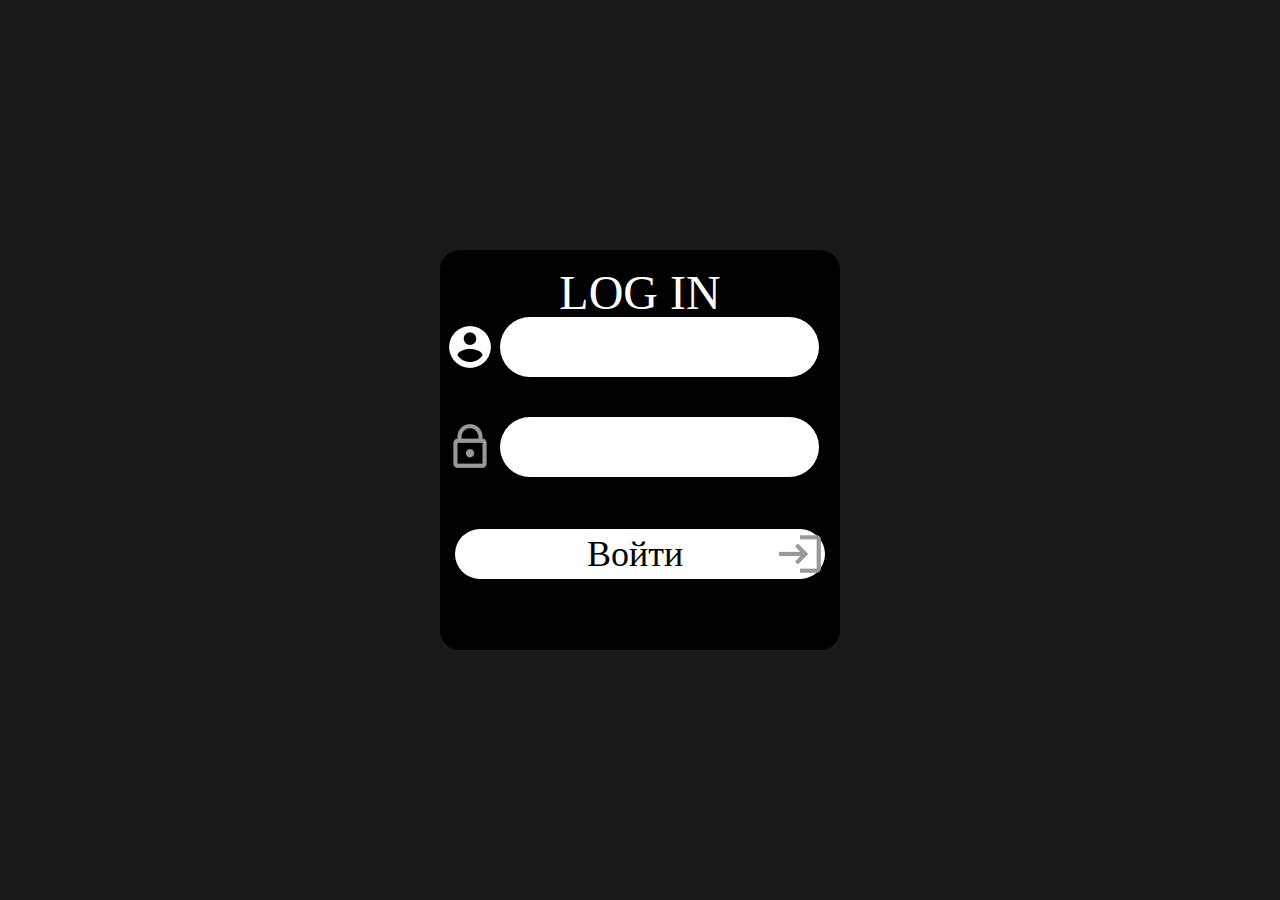
<file: Web/password.html>
<!DOCTYPE html>
<html lang="en">
<head>
    <meta charset="UTF-8">
    <meta name="viewport" content="width=device-width, initial-scale=1.0">
    <title>Document</title>
    <link rel="website icon" href="img/logo.png">
    <link rel="stylesheet" href="css/password.css">
</head>
<body>
    
    <div class="bloc_principal">
        <div class="prostoi">
            <div class="t_log">LOG IN</div>
        </div>
            <div class="bloc_login">
                <div class="b1_img">
                <img class="imag" src="img/Account circle.png" alt="">
                </div>
                <input type="text" class="login">
            </div>
            <div class="bloc_pasvord">
                <div class="b1_img">
                <img class="imag" src="img/Padlock Outline.png" alt="">
                </div>
                <input type="password" class="pasvord">
            </div>
            <a href="mwa.html" class="open">
                <div class="op">Войти</div>
                <div class="imag_op"> <img class="b2_img" src="img/Login.png" alt=""> </div>
            </a>
    </div>
</body>
</html>
</file>
<file: Web/css/style.css>
* {
    box-sizing: border-box;
    margin: 0;
    padding: 0;
}
body {
    display:inline;
    background:#1A1919;
    width: 1520px;
}
img{
    object-fit: cover;
}
header {

    height: 135px;
    display: flex;
    justify-content: center;
    align-items: center;
}
.navbar {
    background: #262424;
    height:50px ;
    width: 1000px;
    border-radius: 5px;
    display: flex;
}
#logo
{ 
    position: relative;
    width: 45px;
    height: 45px;
    top: 3px;
    left: 355px;
}
#logo:hover
{
    border: solid 5px #262424;
}

#right img 
{
    position: relative;
    object-fit: cover;
    width: 50px;
    height: 50px;
    left: 745px;
}
#left img{
    object-fit: cover;
    width: 50px;
    height: 50px;
}
.navbar img:hover
{
    border:solid 3px white;
    border-radius: 5px;
    cursor: pointer;
    
}
.section_first{
    min-height: 620px;
}

.first_wrapper {
    margin: 0 auto;
width: 1447px;
height: 269px;
display: flex;
justify-content: space-between;
align-items: top;
flex-shrink: 0;
}

.first_wrapper img {
width: 125px;
height: 200px;
}
.wrapper_item:hover
{
    transition:0.5s ease-in-out;
    transform: scale(1.1);
}

.text {
    display: flex;
    justify-content: center;
    flex-direction: column;
    align-items: center;
    width: 125px;
    height: 60px;
    background: #D9D9D9;
    color:black;
    text-align: center;
    font-size: 12px;
    font-style: normal;
}
.text_decor:hover
{
    color: white;
    background-color: black;
}
a
{
    color:white;
    text-decoration: none;
}
.genres {
    background: #262424;
display: flex;
justify-content: space-around;
align-items: center;
margin: 0 auto;
margin-top: 50px;
width: 1340px;
height: 100px;
border-radius: 5px;
}

.genres_item {

width: 200px;
height: 80px;
background-color: black ;
color: white;
border-radius: 30px;
text-align: center;
font-size: 15px;
font-style: normal;
font-weight: 400;
line-height: normal;
display: flex;
align-items: center;
justify-content: center;
}
.decor:hover
{
color:black;
background-color: white;
transition:0.5s ease-in-out;
    transform: scale(1.1);
}
.section_second {
    min-height: 460px;

}

.news {
padding: 0 43px 0 43px;
display: flex;
justify-content: space-between;
align-items: center;
width: 1050px;
height: 85px;

}
.hot {
color: #FFF;
text-align: center;
font-size: 30px;
font-style: normal;
font-weight: 400;
line-height: normal;
}

.more {
color: #2699D9;
text-align: center;
font-size: 24px;
font-style: normal;
font-weight: 400;
line-height: normal;
}
.more:hover{
    text-decoration: underline;
    cursor: pointer;
}
.news_wrapper{
    display: flex;
    align-items: center;
    padding: 0px 10px 0px 10px;
}

.news_wrapper img {
width: 250px;
height: 285px;
border-top-right-radius: 30px;
border-top-left-radius: 30px;
 background-attachment: fixed;
}

.news_item 
{
    margin-right: 10px;
}
.news_item:hover
{
    transition:0.5s ease-in-out;
    transform: scale(1.1);
    cursor: pointer;
}
.news_text {
    color: black;
    text-align: center;
    font-size: 15px;
    font-style: normal;
    font-weight: 400;
    flex-shrink: 0;
    line-height: normal;
    width: 250px;
    height: 65px;
    background: #D9D9D9;
    border-bottom-right-radius: 30px;
    border-bottom-left-radius: 30px;
    display: flex;
    align-items: center;
    justify-content: center;
}
.news_text:hover
{
background-color: #000000;
cursor: pointer;
color:white;
}

.section_third
{
    
    margin-top:68px;  
    min-height: 460px;

}

.section_four
{
    
    margin-top:68px;  
    min-height: 460px;
    
}

.section_five
{
    height:760px;
    width:360px;
}

.text_2
{
    display: block;
    margin-top:10px;
    margin-left: 51px;
    width: 257px;
    height: 30px;
    font-size: 25px;
    text-align: center;
    color: white;
}

.f1
{
    width: 300px;
    height: 140px;
    margin-top: 20px;
    margin-left: 30px;
    background-color: #2699D9;
    border-radius: 50px;
    background-color: #000000;
    color: white;
}

#f1
{
    margin-top: 30px;
    display:flex ;
}
.f1:hover
{
    background-color: white;
    color: black;
    transition:0.5s ease-in-out;
    transform: scale(1.1);
    cursor: pointer;
}
.f1 img
{
    width: 110px;
    height: 140px;
    border-radius: 50px;
}
.f1 img:hover
{
    transition:0.5s ease-in-out;
    transform: scale(1.1);
}
#f2
{
    display: flex;
}
#block_full
{
    display:flex;
    justify-content: space-around;
}

.text_sf
{
    
    width: 190px;
    height: 140px;
    margin: 0px;
    text-align: center;
    display: flex;
    justify-content: center;
    align-items: center;
    font-size: 15px;
}
#b_sf
{
    width: 92px;
    height: 30px;
    diplay:flex;
    justify-content: center;
    margin-top: 20px;
    color:#2699D9;
}

.t_s_f
{
    margin-top: 20px;
}
#jos
{
    display: flex;
    justify-content: center;
}
.jos 
{
    width: 100%;
    height:320px;
    background-color: #000000;
    margin-top: 100px;
    border-top: solid 3px white;
    display: flex;
    justify-content: center;
}
.answer
{
    width: 200px;
    height: 200px;
    margin-left: 140px;
    margin-top: 12px;
}
#h1
{
    color: white;
    font-size: 30px;

}
#h2
{
    color: #ffffffa3;
    font-size: 17px;
    margin-top: 10px;
}
#h3
{
    color: white;
    font-size: 20px;
    margin-top: 20px;
}
.answer1
{
    width: 300px;
    height: 200px;
    margin-left: 140px;
    margin-top: 12px;
}
#h4
{
    color: #ffffffa3;
    font-size: 17px;
    margin-top: 20px;
}
#h4:hover
{
    color:#2699D9;
    cursor:pointer;
}
</file>
<file: webproject/css/style.css>
* {
    box-sizing: border-box;
    margin: 0;
    padding: 0;
}
body {
    background:#1A1919;
}
.header {

    height: 135px;
    display: flex;
    justify-content: center;
    align-items: center;
}
.navbar {
    background: #262424;
    height:50px ;
    width: 950px;
    display: flex;
    justify-content: space-between;
    align-items: center;
}
.section_first{
    min-height: 620px;
}
.first_wrapper {
    margin: 0 auto;

width: 1447px;
height: 269px;
display: flex;
justify-content: space-between;
align-items: top;
}
.first_wrapper img {
width: 125px;
height: 200px;
}
.text {
    display: flex;
    justify-content: center;
    align-items: center;
    width: 125px;
height: 60px;
background: #D9D9D9;
}
.genres {
    background: #262424;
display: flex;
justify-content: space-around;
align-items: center;
margin: 0 auto;
margin-top: 50px;
width: 1340px;
height: 100px;
}
.genres_item{
width: 200px;
height: 80px;
background-color: black ;
color: white;
border-radius: 30px;
text-align: center;
font-size: 15px;
font-style: normal;
font-weight: 400;
line-height: normal;
display: flex;
align-items: center;
justify-content: center;
}
.section_second {
    min-height: 1566px;
}
.news {
padding: 0 43px 0 43px;
display: flex;
justify-content: space-between;
align-items: center;
width: 1050px;
height: 85px;

}
.hot {
color: #FFF;
text-align: center;
font-size: 30px;
font-style: normal;
font-weight: 400;
line-height: normal;
}
.more {
color: #2699D9;
text-align: center;
font-size: 24px;
font-style: normal;
font-weight: 400;
line-height: normal;
}
.news_wrapper{
    display: flex;
    align-items: center;
    padding: 0px 10px 90px 10px;
}
.news_wrapper img {
width: 250px;
height: 285px;
border-top-right-radius: 30px;
border-top-left-radius: 30px;
}
.news_item {
    margin-right: 10px;
}
.news_text {
    color: #FFF;
    text-align: center;

    font-size: 12px;
    font-style: normal;
    font-weight: 400;
    line-height: normal;
width: 250px;
height: 65px;
background: #D9D9D9;
border-bottom-right-radius: 30px;
border-bottom-left-radius: 30px;
}
</file>
<file: webproject1/css/style.css>
* {
    box-sizing: border-box;
    margin: 0;
    padding: 0;
}
body {
    display:inline;
    background:#1A1919;
    width: 1520px;
    height: 2136px;
}
.header {

    height: 135px;
    display: flex;
    justify-content: center;
    align-items: center;
}
.navbar {
    background: #262424;
    height:50px ;
    width: 950px;
    display: flex;
    justify-content: space-between;
    align-items: center;
}
.section_first{
    min-height: 620px;
}

.first_wrapper {
    margin: 0 auto;
width: 1447px;
height: 269px;
display: flex;
justify-content: space-between;
align-items: top;
flex-shrink: 0;
background-color: #272525;
}

.first_wrapper img {
width: 125px;
height: 200px;

}

.text {
    display: flex;
    justify-content: center;
    flex-direction: column;
    flex-shrink: 0;
    align-items: center;
    width: 125px;
    height: 60px;
    background: #D9D9D9;
    color: #FFF;
    text-align: center;
    font-size: 12px;
    font-style: normal;
}

.genres {
    background: #262424;
display: flex;
justify-content: space-around;
align-items: center;
margin: 0 auto;
margin-top: 50px;
width: 1340px;
height: 100px;
}

.genres_item{
width: 200px;
height: 80px;
background-color: black ;
color: white;
border-radius: 30px;
text-align: center;
font-size: 15px;
font-style: normal;
font-weight: 400;
line-height: normal;
display: flex;
align-items: center;
justify-content: center;
}

.section_second {
    min-height: 460px;

}

.news {
padding: 0 43px 0 43px;
display: flex;
justify-content: space-between;
align-items: center;
width: 1050px;
height: 85px;

}
.hot {
color: #FFF;
text-align: center;
font-size: 30px;
font-style: normal;
font-weight: 400;
line-height: normal;
}

.more {
color: #2699D9;
text-align: center;
font-size: 24px;
font-style: normal;
font-weight: 400;
line-height: normal;
}
.news_wrapper{
    display: flex;
    align-items: center;
    padding: 0px 10px 0px 10px;
}

.news_wrapper img {
width: 250px;
height: 285px;
border-top-right-radius: 30px;
border-top-left-radius: 30px;
 background-attachment: fixed;
}

.news_item 
{
    margin-right: 10px;
}

.news_text {
    color:  #000000;
    text-align: center;
    font-size: 12px;
    font-style: normal;
    font-weight: 400;
    flex-shrink: 0;
    line-height: normal;
width: 250px;
height: 65px;
background: #D9D9D9;
border-bottom-right-radius: 30px;
border-bottom-left-radius: 30px;
}
.section_third
{
    
    margin-top:68px;  
    min-height: 460px;

}

.section_four
{
    
    margin-top:68px;  
    min-height: 460px;
    
}
</file>
<file: Новая папка/style.css>
body
{
   background-image: url(fon_piatna_svet_81400_1920x1080.jpg);
   background-repeat: no-repeat;
   background-size: cover;
}

.ser
{
    display: flex;
    align-items: end;
    justify-content: end;
}
</file>
<file: Web/css/lokism.css>
* {
    box-sizing: border-box;
    margin: 0;
    padding: 0;
}
body{
    display: flex;
    justify-content: center;
    flex-wrap: wrap;
    background:#1A1919;
}
a
{
    text-decoration: none;
}
.block
{
    display: block;
    background:#1A1919;
    width: 1520px;
    height: auto;
    margin-top: 0px;
}
header {

    height: 135px;
    display: flex;
    justify-content: center;
    align-items: center;
}
.navbar {
    background: #262424;
    height:50px ;
    width: 1000px;
    border-radius: 5px;
    display: flex;
}
#logo
{ 
    position: relative;
    width: 45px;
    height: 45px;
    top: 3px;
    left: 355px;
}
#logo:hover
{
    border: solid 5px #262424;
}

#right img 
{
    position: relative;
    object-fit: cover;
    width: 50px;
    height: 50px;
    left: 745px;
}
#left img{
    object-fit: cover;
    width: 50px;
    height: 50px;
}
.navbar img:hover
{
    border:solid 3px white;
    border-radius: 5px;
    cursor: pointer;
    
}

.block_full
{
    display: flex;
}
.bloc_one
{
    width: 370px;
    height:677px;
    margin-top:79px;
    margin-left:38px;
}

.image
{
    width: 370px;
    height: 570px;
}
.image img
{
    width: 370px;
    height: 570px;
    object-fit: cover;
}
.dim_center
{
    display: flex;
    justify-content: center;
    margin-top: 57px;
}
.open
{
    width: 350px;
    height: 60px;
    border-radius: 50px;
    background-color: #025D71;
    display: flex;
    justify-content: center;
    align-items: center;
    color: white;
    font-size: 20px;
}

.bloc_second
{
    height: 595px;
    width: 690px;
    margin-top:79px;
    margin-left:32px; 
}
.sub_bloc_second_one
{
    width: 690px;
    height: 201px;    
}
.denu_lung
{
    width: 520px;
    height: 24px;
    font-size: 20px;
    color: white;
    margin-top: 18px;
    margin-left: 22px;
}
.denu
{
    width: 219px;
    height: 73px;
    margin-top: 11px;
    margin-left: 16px;
    color: white;
    font-size: 60px;
}
.star
{
    display: flex;
    width: 203px;
    height: 40px;
    margin-top: 17px;
    margin-left: 12px;

}
.star img
{
    width: 30px;
    height: 30px;
    margin-left: 8px;
}
.not_1
{
    width: 150px;
    height: 18px;
    color: white;
    font-size: 15px;
    margin-top: 8px;
}
.heart
{
    width: 108px;
    height: 40px;
    margin-top: 17px;
    display: flex;
}
.notate
{display: flex;}

.heart img
{
    width: 30px;
    height: 30px;
}

.not_2
{
    width: 40px;
    height: 18px;
    color: white;
    font-size: 15px;
    margin-top: 8px;
}
.sub_bloc_second_two
{
    width: 690px;
    height: 330px;
    margin-top: 64px;
}
.opis
{
    width: 92px;
    height: 19px;
    color: #0056BC;
    font-size: 16px;
    margin-top: 23px;
    margin-left: 16px;
    text-decoration: underline;
}
.opis
{
    cursor: pointer;
}
.glav
{
    width: 97px;
    height: 19px;
    color: white;
    font-size: 16px;
    margin-top: 23px;
    margin-left: 33px;   
}
.glav:hover
{
    text-decoration: underline;
}
.description
{
    width: 654px;
    height: 71px;
    color: white;
    font-size: 20px;
    margin-top: 30px;
    margin-left: 18px;
}
.janr
{
    width: 690px;
    height:318px ;
    margin-top: 29px;
    
}
.bloc_min_one
{
    height: 28px;
    width: 690px;
    display: flex;
}
.janr_object
{
    display: flex;
    justify-content: center;
    align-items: center;
    color: white;
    background-color: #262629;
    border-radius: 20px;
    font-size: 14px;
}
.object_1
{
    width: 67px;
    height: 28px;
}
.object_2
{
    width: 67px;
    height: 28px;
    margin-left: 14px;
}
.object_3
{
    width: 139px;
    height: 28px;
    margin-left: 14px;
}
.object_4
{
    width: 132px;
    height: 28px;
    margin-left: 14px;
}
.object_5
{
    width: 132px;
    height: 28px;
    margin-left: 14px;
}
.object_6
{
    width: 162px;
    height: 28px;
}
.object_7
{
    width: 63px;
    height: 28px;
    margin-left: 14px;
}
.object_8
{
    width: 79px;
    height: 28px;
    margin-left: 14px;
}
.object_9
{
    width: 136px;
    height: 28px;
    margin-left: 14px;
}
.object_10
{
    width: 49px;
    height: 28px;
    margin-left: 14px;
}
.object_11
{
    width: 75px;
    height: 28px;
}
.object_12
{
    width: 102px;
    height: 28px;
    margin-left: 14px;
}
.object_13
{
    width: 76px;
    height: 28px;
    margin-left: 14px;
}
.object_14
{
    width: 170px;
    height: 28px;
    margin-left: 14px;
}
.object_15
{
    width: 145px;
    height: 28px;
    margin-left: 14px;
}
.object_16
{
    width: 76px;
    height: 28px;
}
.object_17
{
    width: 86px;
    height: 28px;
    margin-left: 14px;
}
.heigh
{
    margin-top: 10px;
}

.bloc_three
{
    width: 365px;
    height: 1219px;
    margin-top:79px;
    margin-left:5px; 
}
.unic
{
    width: 160px;
    height: 48px;
    display: flex;
    justify-content: center;
    margin-left: 103px;
    margin-top: 20px;
    color: #2699D9;
    font-size: 30px;
}

.bloc_asem
{
    height: 184px;
    width: 335px;
    display: flex;
    margin-top: 30px;
    margin-left: 15px;
    border-radius:30px;
    background-color: black;

}
.bloc_asem:hover
{
    transition:0.5s ease-in-out;
    transform: scale(1.1);
}
.bloc_asem img
{
    object-fit: cover;
    width: 112px;
    height: 184px;
    border-radius: 30px;
}
.bloc_asem img:hover
{
    transition:0.5s ease-in-out;
    transform: scale(1.1);
}
.heigh_1
{
    margin-top: 32px;
}
.bloc_asem_text
{
    width: 223px;
    height: 184px;
    color: white;
    font-size: 29px;
    display: flex;
    justify-content: center;
    align-items: center;
    text-align: center;
    border-top-right-radius:30px ;
    border-bottom-right-radius:30px ;
}
.decor:hover
{
color:black;
background-color: white;
cursor: pointer;
}
.decor_1:hover
{
    text-decoration: underline;
color:white;
}
#deroc
{
    text-decoration: none;
    
}
.jos 
{
    width: 2000px;
    height:320px;
    background-color: #000000;
    margin-top: 100px;
    border-top: solid 3px white;
    display: flex;
    justify-content: center;
}
.answer
{
    width: 200px;
    height: 200px;
    margin-left: 140px;
    margin-top: 12px;
}
#h1
{
    color: white;
    font-size: 30px;

}
#h2
{
    color: #ffffffa3;
    font-size: 17px;
    margin-top: 10px;
}
#h3
{
    color: white;
    font-size: 20px;
    margin-top: 20px;
}
.answer1
{
    width: 300px;
    height: 200px;
    margin-left: 140px;
    margin-top: 12px;
}
#h4
{
    color: #ffffffa3;
    font-size: 17px;
    margin-top: 20px;
}
#h4:hover
{
    color:#2699D9;
    cursor:pointer;
}
</file>
<file: Web/css/password.css>
* 
{
    box-sizing: border-box;
    margin: 0;
    padding: 0;
}
body
{
    background-color: #1A1919;
    display: flex;
    justify-content: center;
}

.bloc_principal
{
    width: 400px;
    height: 400px;
    background-color: black;
    position: fixed;
    top:50%;
    transform: translateY(-200px);
    border-radius: 20px;
}
.prostoi
{
    width: 100%;
    height: 40px;
    display: flex;
    justify-content: center;
}
.t_log
{
    
    margin-top:15px;
    color:white;
    font-size: 48px;
}

.b1_img
{
    width: 50px;
    height: 50px;
    margin-left: 5px;
    margin-top: 5px;
}
.imag
{
    width: 50px;
    height: 50px;
}

.login
{
    width: 319px;
    height: 60px;
    border-radius: 40px;
    border: none;
    margin-left:5px;
}
.bloc_login
{
    height: 60px;
    width: auto;
    display: flex;
    margin-top:27px;
}
.pasvord
{
    width: 319px;
    height: 60px;
    background-color: white;
    border-radius: 40px;
    border: none;
    margin-left:5px;
}
.bloc_pasvord
{
    height: 60px;
    width: auto;
    display: flex;
    margin-top:40px;
}
.open
{
    width: 370px;
    height: 50px;
    display: flex;
    align-items: center;
    background-color: white;
    margin-top:52px;
    margin-left:15px;
    border:none;
    border-radius: 40px;

}
.op
{
    width: 400px    ;
    display: flex;
    margin-left: 132px;
    font-size: 36px;
    color: black;
}
.b2_img
{
    width: 50px;
    height: 50px;
}
.imag_op
{
    width: 50px;
    height: 50px;
    margin-left: 50px;
}
a
{
    border:0px;
    text-decoration: none;

}
@media (max-width: 378px){
    .bloc_principal{
        max-width: 100%;
    }
    
    .open{
        width: 200px;
    }
}
</file>
